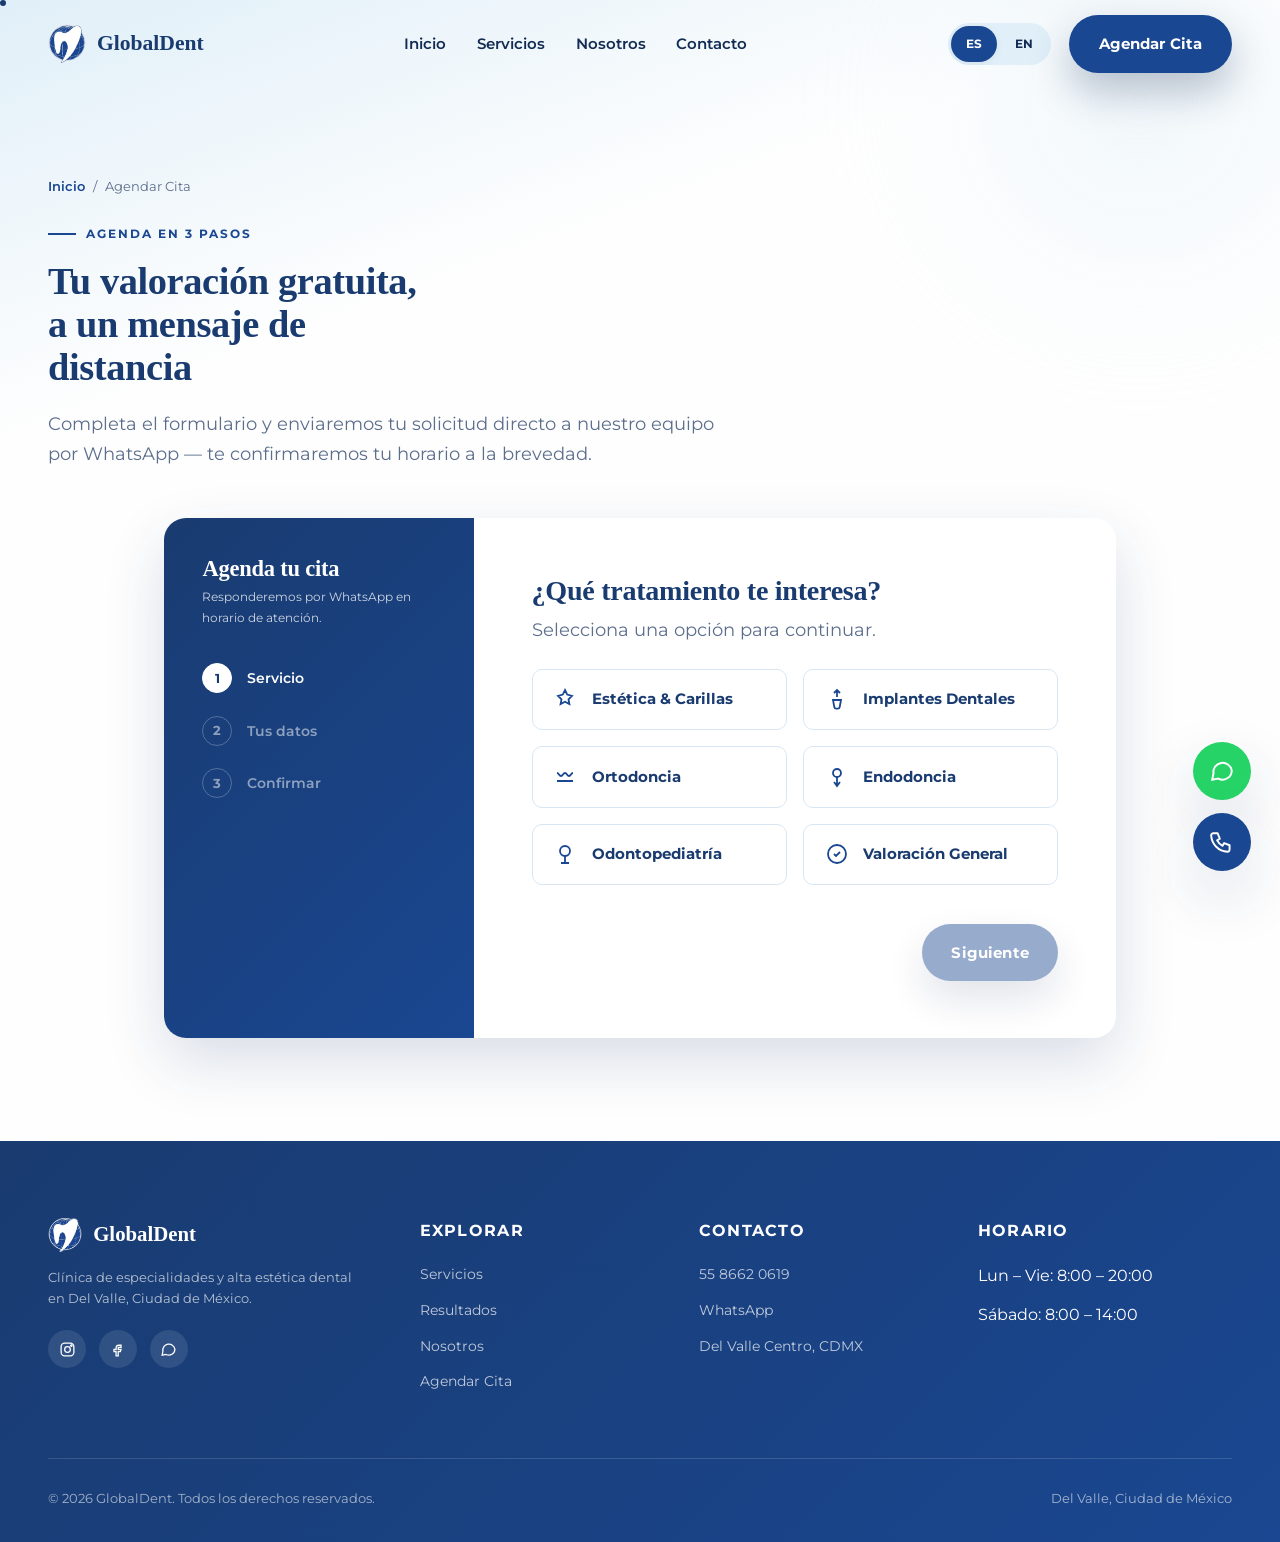
<file: agendar.html>
<!DOCTYPE html>
<html lang="es" class="no-js">
<head>
<meta charset="UTF-8">
<meta name="viewport" content="width=device-width, initial-scale=1, viewport-fit=cover">
<title>Agendar Cita | GlobalDent CDMX</title>
<meta name="description" content="Agenda tu valoración dental gratuita en GlobalDent, Del Valle CDMX. Elige tu especialidad y horario preferido en menos de 2 minutos.">
<link rel="canonical" href="https://www.globaldent.mx/agendar.html">
<meta property="og:type" content="website">
<meta property="og:site_name" content="GlobalDent">
<meta property="og:title" content="Agendar Cita | GlobalDent">
<meta property="og:description" content="Agenda tu valoración dental gratuita en minutos.">
<meta name="theme-color" content="#193B70">
<link rel="icon" href="assets/img/logo/favicon-32.png" sizes="32x32">
<link rel="apple-touch-icon" href="assets/img/logo/apple-touch-icon.png">
<link rel="preconnect" href="https://fonts.googleapis.com">
<link rel="preconnect" href="https://fonts.gstatic.com" crossorigin>
<link rel="stylesheet" href="css/style.css">
<script>(function(){try{document.documentElement.classList.add((localStorage.getItem("gd_lang")||"es")==="en"?"lang-en":"lang-es");}catch(e){}})();</script>
</head>
<body data-page="booking">
<div class="page-loader" aria-hidden="true">
  <svg class="loader-mark" viewBox="0 0 24 24" fill="currentColor"><path d="M12 2c-4.4 0-7.5 3.2-7.5 7.3 0 2.6.9 3.6 1.2 6 .2 1.8.6 3.9 1.8 5.4.5.7 1.5.7 2 0 .6-.8.9-2.3 1.3-3.6.4 1.3.7 2.8 1.3 3.6.5.7 1.5.7 2 0 1.2-1.5 1.6-3.6 1.8-5.4.3-2.4 1.2-3.4 1.2-6C19.5 5.2 16.4 2 12 2z"/></svg>
</div>
<a class="skip-link" href="#main">Saltar al contenido principal</a>

<header class="site-header">
  <div class="wrap">
    <a href="index.html" class="brand">
      <img src="assets/img/logo/logo-icon.png" alt="GlobalDent" width="38" height="38">
      <span>GlobalDent</span>
    </a>
    <nav class="nav-main" id="nav-main" aria-label="Navegación principal">
      <div class="lang-toggle only-mobile" role="group" aria-label="Idioma">
        <button type="button" data-lang="es" aria-pressed="true">ES</button>
        <button type="button" data-lang="en" aria-pressed="false">EN</button>
      </div>
      <a href="index.html" data-i18n="nav.home">Inicio</a>
      <a href="servicios.html" data-i18n="nav.services">Servicios</a>
      <a href="nosotros.html" data-i18n="nav.about">Nosotros</a>
      <a href="contacto.html" data-i18n="nav.location">Contacto</a>
      <a href="agendar.html" class="btn btn-primary" data-i18n="nav.book">Agendar Cita</a>
    </nav>
    <div class="header-actions">
      <div class="lang-toggle only-desktop" role="group" aria-label="Idioma">
        <button type="button" data-lang="es" aria-pressed="true">ES</button>
        <button type="button" data-lang="en" aria-pressed="false">EN</button>
      </div>
      <a href="agendar.html" class="btn btn-primary only-desktop" data-i18n="nav.book">Agendar Cita</a>
      <button class="nav-toggle" aria-label="Abrir menú" aria-expanded="false" aria-controls="nav-main"><span></span><span></span><span></span></button>
    </div>
  </div>
</header>

<main id="main">
  <section class="page-hero" style="padding-bottom:2rem;">
    <span class="hero-blob hero-blob-1" aria-hidden="true"></span>
    <div class="wrap">
      <div class="breadcrumb"><a href="index.html" data-i18n="nav.home">Inicio</a><span>/</span><span data-i18n="nav.book">Agendar Cita</span></div>
      <span class="eyebrow" data-i18n="booking.hero.eyebrow">Agenda en 3 pasos</span>
      <h1 data-i18n="booking.hero.title">Tu valoración gratuita, a un mensaje de distancia</h1>
      <p class="lede" data-i18n="booking.hero.lede">Completa el formulario y enviaremos tu solicitud directo a nuestro equipo por WhatsApp — te confirmaremos tu horario a la brevedad.</p>
    </div>
  </section>

  <section class="section" style="padding-top:1rem;">
    <div class="wrap-narrow">
      <form class="booking-shell" data-booking data-reveal>
        <aside class="booking-side">
          <h3 data-i18n="booking.side.title">Agenda tu cita</h3>
          <p data-i18n="booking.side.lede">Responderemos por WhatsApp en horario de atención.</p>
          <div class="booking-steps">
            <div class="booking-step-ind is-active"><span class="dot">1</span><span class="label" data-i18n="booking.step1">Servicio</span></div>
            <div class="booking-step-ind"><span class="dot">2</span><span class="label" data-i18n="booking.step3">Tus datos</span></div>
            <div class="booking-step-ind"><span class="dot">3</span><span class="label" data-i18n="booking.step4">Confirmar</span></div>
          </div>
        </aside>

        <div class="booking-main">

          <!-- STEP 1: SERVICE -->
          <div class="booking-panel is-active">
            <h3 class="mb-1" data-i18n="booking.p1.title">¿Qué tratamiento te interesa?</h3>
            <p class="lede mb-3" data-i18n="booking.p1.lede">Selecciona una opción para continuar.</p>
            <div class="option-grid" data-option-group="service">
              <div class="option-card" data-option data-value="estetica" data-label="home.services.s1.title" tabindex="0" role="button">
                <svg viewBox="0 0 24 24" fill="none" stroke="currentColor" stroke-width="1.8"><path d="M12 3l2.2 4.6L19 9l-3.5 3.4L16.4 17 12 14.7 7.6 17l.9-4.6L5 9l4.8-1.4z"/></svg>
                <div><div class="t" data-i18n="home.services.s1.title">Estética &amp; Carillas</div></div>
              </div>
              <div class="option-card" data-option data-value="implantes" data-label="home.services.s2.title" tabindex="0" role="button">
                <svg viewBox="0 0 24 24" fill="none" stroke="currentColor" stroke-width="1.8"><path d="M12 3v7M9 6l3-3 3 3M8 13h8l-1.3 7a2 2 0 0 1-2 1.6h-1.4a2 2 0 0 1-2-1.6z"/></svg>
                <div><div class="t" data-i18n="home.services.s2.title">Implantes Dentales</div></div>
              </div>
              <div class="option-card" data-option data-value="ortodoncia" data-label="home.services.s3.title" tabindex="0" role="button">
                <svg viewBox="0 0 24 24" fill="none" stroke="currentColor" stroke-width="1.8"><path d="M4 8c2 0 2 3 4 3s2-3 4-3 2 3 4 3 2-3 4-3M4 16h16"/></svg>
                <div><div class="t" data-i18n="home.services.s3.title">Ortodoncia</div></div>
              </div>
              <div class="option-card" data-option data-value="endodoncia" data-label="home.services.s4.title" tabindex="0" role="button">
                <svg viewBox="0 0 24 24" fill="none" stroke="currentColor" stroke-width="1.8"><circle cx="12" cy="8" r="4"/><path d="M12 12v9M9 17l3 4 3-4"/></svg>
                <div><div class="t" data-i18n="home.services.s4.title">Endodoncia</div></div>
              </div>
              <div class="option-card" data-option data-value="odontopediatria" data-label="home.services.s7.title" tabindex="0" role="button">
                <svg viewBox="0 0 24 24" fill="none" stroke="currentColor" stroke-width="1.8"><circle cx="12" cy="9" r="5"/><path d="M12 14v7M8 21h8"/></svg>
                <div><div class="t" data-i18n="home.services.s7.title">Odontopediatría</div></div>
              </div>
              <div class="option-card" data-option data-value="valoracion" data-label="booking.service.other" tabindex="0" role="button">
                <svg viewBox="0 0 24 24" fill="none" stroke="currentColor" stroke-width="1.8"><path d="M9 12l2 2 4-4"/><circle cx="12" cy="12" r="9"/></svg>
                <div><div class="t" data-i18n="booking.service.other">Valoración General</div></div>
              </div>
            </div>
            <div class="booking-actions">
              <span></span>
              <button type="button" class="btn btn-primary" data-next disabled data-i18n="booking.next">Siguiente</button>
            </div>
          </div>

          <!-- STEP 2: DETAILS -->
          <div class="booking-panel" data-validate>
            <h3 class="mb-1" data-i18n="booking.p3.title">Tus datos de contacto</h3>
            <p class="lede mb-3" data-i18n="booking.p3.lede">Usaremos esta información solo para confirmar tu cita.</p>
            <div class="grid g-2">
              <div class="field">
                <label for="bk-date" data-i18n="booking.field.date">Fecha preferida</label>
                <input type="date" id="bk-date" required>
                <span class="field-error" data-i18n="booking.field.required">Este campo es obligatorio.</span>
              </div>
              <div class="field">
                <label data-i18n="booking.field.time">Horario preferido</label>
                <div class="option-grid" data-option-group="time" style="gap:.6rem;">
                  <div class="option-card is-selected" data-option data-value="manana" data-label="booking.time.morning" tabindex="0" role="button" style="padding:.75rem 1rem;">
                    <div><div class="t" data-i18n="booking.time.morning">Mañana (8:00–14:00)</div></div>
                  </div>
                  <div class="option-card" data-option data-value="tarde" data-label="booking.time.afternoon" tabindex="0" role="button" style="padding:.75rem 1rem;">
                    <div><div class="t" data-i18n="booking.time.afternoon">Tarde (14:00–20:00)</div></div>
                  </div>
                </div>
              </div>
            </div>
            <div class="field">
              <label for="bk-name" data-i18n="booking.field.name">Nombre completo</label>
              <input type="text" id="bk-name" autocomplete="name" required>
              <span class="field-error" data-i18n="booking.field.required">Este campo es obligatorio.</span>
            </div>
            <div class="grid g-2">
              <div class="field">
                <label for="bk-phone" data-i18n="booking.field.phone">Teléfono / WhatsApp</label>
                <input type="tel" id="bk-phone" autocomplete="tel" required>
                <span class="field-error" data-i18n="booking.field.required">Este campo es obligatorio.</span>
              </div>
              <div class="field">
                <label for="bk-email" data-i18n="booking.field.email">Correo electrónico (opcional)</label>
                <input type="email" id="bk-email" autocomplete="email">
              </div>
            </div>
            <div class="field">
              <label for="bk-notes" data-i18n="booking.field.notes">Notas adicionales (opcional)</label>
              <textarea id="bk-notes"></textarea>
            </div>
            <div class="booking-actions">
              <button type="button" class="btn btn-outline" data-prev data-i18n="booking.prev">Atrás</button>
              <button type="button" class="btn btn-primary" data-next data-i18n="booking.next">Siguiente</button>
            </div>
          </div>

          <!-- STEP 3: SUMMARY -->
          <div class="booking-panel">
            <h3 class="mb-1" data-i18n="booking.p4.title">Confirma tu solicitud</h3>
            <p class="lede mb-3" data-i18n="booking.p4.lede">Revisa los datos antes de enviar tu solicitud por WhatsApp.</p>
            <div class="booking-summary" data-summary></div>
            <div class="check-row mb-3">
              <input type="checkbox" id="bk-consent">
              <label for="bk-consent" data-i18n="booking.consent">Acepto ser contactado por GlobalDent para confirmar mi cita.</label>
            </div>
            <div class="booking-actions">
              <button type="button" class="btn btn-outline" data-prev data-i18n="booking.prev">Atrás</button>
              <button type="button" class="btn btn-primary" data-confirm data-i18n="booking.confirm">
                Confirmar por WhatsApp
              </button>
            </div>
            <div class="center mt-3">
              <button type="button" class="btn-ghost" data-email-fallback data-i18n="booking.emailFallback">o enviar por correo electrónico</button>
            </div>
          </div>

          <!-- STEP 4: SUCCESS -->
          <div class="booking-panel">
            <div class="booking-success">
              <div class="check"><svg viewBox="0 0 24 24" fill="none" stroke="currentColor" stroke-width="2" stroke-linecap="round" stroke-linejoin="round"><path d="M5 13l4 4L19 7"/></svg></div>
              <h3 data-i18n="booking.success.title">¡Solicitud enviada!</h3>
              <p class="lede" style="margin-inline:auto" data-i18n="booking.success.lede">Se abrió WhatsApp con tu solicitud lista para enviar. Nuestro equipo confirmará tu cita a la brevedad.</p>
              <a href="index.html" class="btn btn-outline mt-4" data-i18n="booking.success.back">Volver al inicio</a>
            </div>
          </div>

        </div>
      </form>
    </div>
  </section>
</main>

<footer class="site-footer">
  <div class="wrap">
    <div class="footer-grid">
      <div>
        <div class="footer-brand"><img src="assets/img/logo/logo-icon.png" alt="" width="34" height="34"><span>GlobalDent</span></div>
        <p data-i18n="footer.about">Clínica de especialidades y alta estética dental en Del Valle, Ciudad de México.</p>
        <div class="footer-social">
          <a href="https://www.instagram.com/globaldent10/" target="_blank" rel="noopener" aria-label="Instagram"><svg viewBox="0 0 24 24" fill="none" stroke="currentColor" stroke-width="1.8"><rect x="3" y="3" width="18" height="18" rx="5"/><circle cx="12" cy="12" r="4"/><circle cx="17.5" cy="6.5" r="1"/></svg></a>
          <a href="https://www.facebook.com/GlobalDent10/" target="_blank" rel="noopener" aria-label="Facebook"><svg viewBox="0 0 24 24" fill="none" stroke="currentColor" stroke-width="1.8"><path d="M14 9h3V6h-3a4 4 0 0 0-4 4v2H7v3h3v6h3v-6h3l1-3h-4v-2a1 1 0 0 1 1-1z"/></svg></a>
          <a href="https://wa.me/525586620619" target="_blank" rel="noopener" aria-label="WhatsApp"><svg viewBox="0 0 24 24" fill="none" stroke="currentColor" stroke-width="1.8"><path d="M21 11.5a8.5 8.5 0 0 1-12.4 7.5L3 20l1.1-5.5A8.5 8.5 0 1 1 21 11.5z"/></svg></a>
        </div>
      </div>
      <div>
        <h5 data-i18n="footer.explore">Explorar</h5>
        <div class="footer-links">
          <a href="servicios.html" data-i18n="nav.services">Servicios</a>
          <a href="servicios.html#resultados" data-i18n="nav.results">Resultados</a>
          <a href="nosotros.html" data-i18n="nav.about">Nosotros</a>
          <a href="agendar.html" data-i18n="nav.book">Agendar Cita</a>
        </div>
      </div>
      <div>
        <h5 data-i18n="footer.contact">Contacto</h5>
        <div class="footer-links">
          <a href="tel:+525586620619">55 8662 0619</a>
          <a href="https://wa.me/525586620619" target="_blank" rel="noopener">WhatsApp</a>
          <a href="contacto.html" data-i18n="footer.address">Del Valle Centro, CDMX</a>
        </div>
      </div>
      <div>
        <h5 data-i18n="footer.hours">Horario</h5>
        <div class="footer-links">
          <span data-i18n="footer.hours1">Lun – Vie: 8:00 – 20:00</span>
          <span data-i18n="footer.hours2">Sábado: 8:00 – 14:00</span>
        </div>
      </div>
    </div>
    <div class="footer-bottom">
      <span>© <span data-year></span> GlobalDent. <span data-i18n="footer.rights">Todos los derechos reservados.</span></span>
      <span data-i18n="footer.madewith">Del Valle, Ciudad de México</span>
    </div>
  </div>
</footer>

<div class="float-stack">
  <a href="https://wa.me/525586620619" target="_blank" rel="noopener" class="float-btn float-whatsapp" aria-label="Escribir por WhatsApp"><svg viewBox="0 0 24 24" fill="none" stroke="currentColor" stroke-width="1.8"><path d="M21 11.5a8.5 8.5 0 0 1-12.4 7.5L3 20l1.1-5.5A8.5 8.5 0 1 1 21 11.5z"/></svg></a>
  <a href="tel:+525586620619" class="float-btn float-call" aria-label="Llamar a GlobalDent"><svg viewBox="0 0 24 24" fill="none" stroke="currentColor" stroke-width="1.8" stroke-linecap="round" stroke-linejoin="round"><path d="M4 4h4l2 5-2.5 1.5a11 11 0 0 0 5 5L14 13l5 2v4a2 2 0 0 1-2 2A16 16 0 0 1 2 6a2 2 0 0 1 2-2z"/></svg></a>
</div>

<script src="js/i18n.js" defer></script>
<script src="js/main.js" defer></script>
<script src="js/booking.js" defer></script>
<script src="js/cursor.js" defer></script>
</body>
</html>
</file>
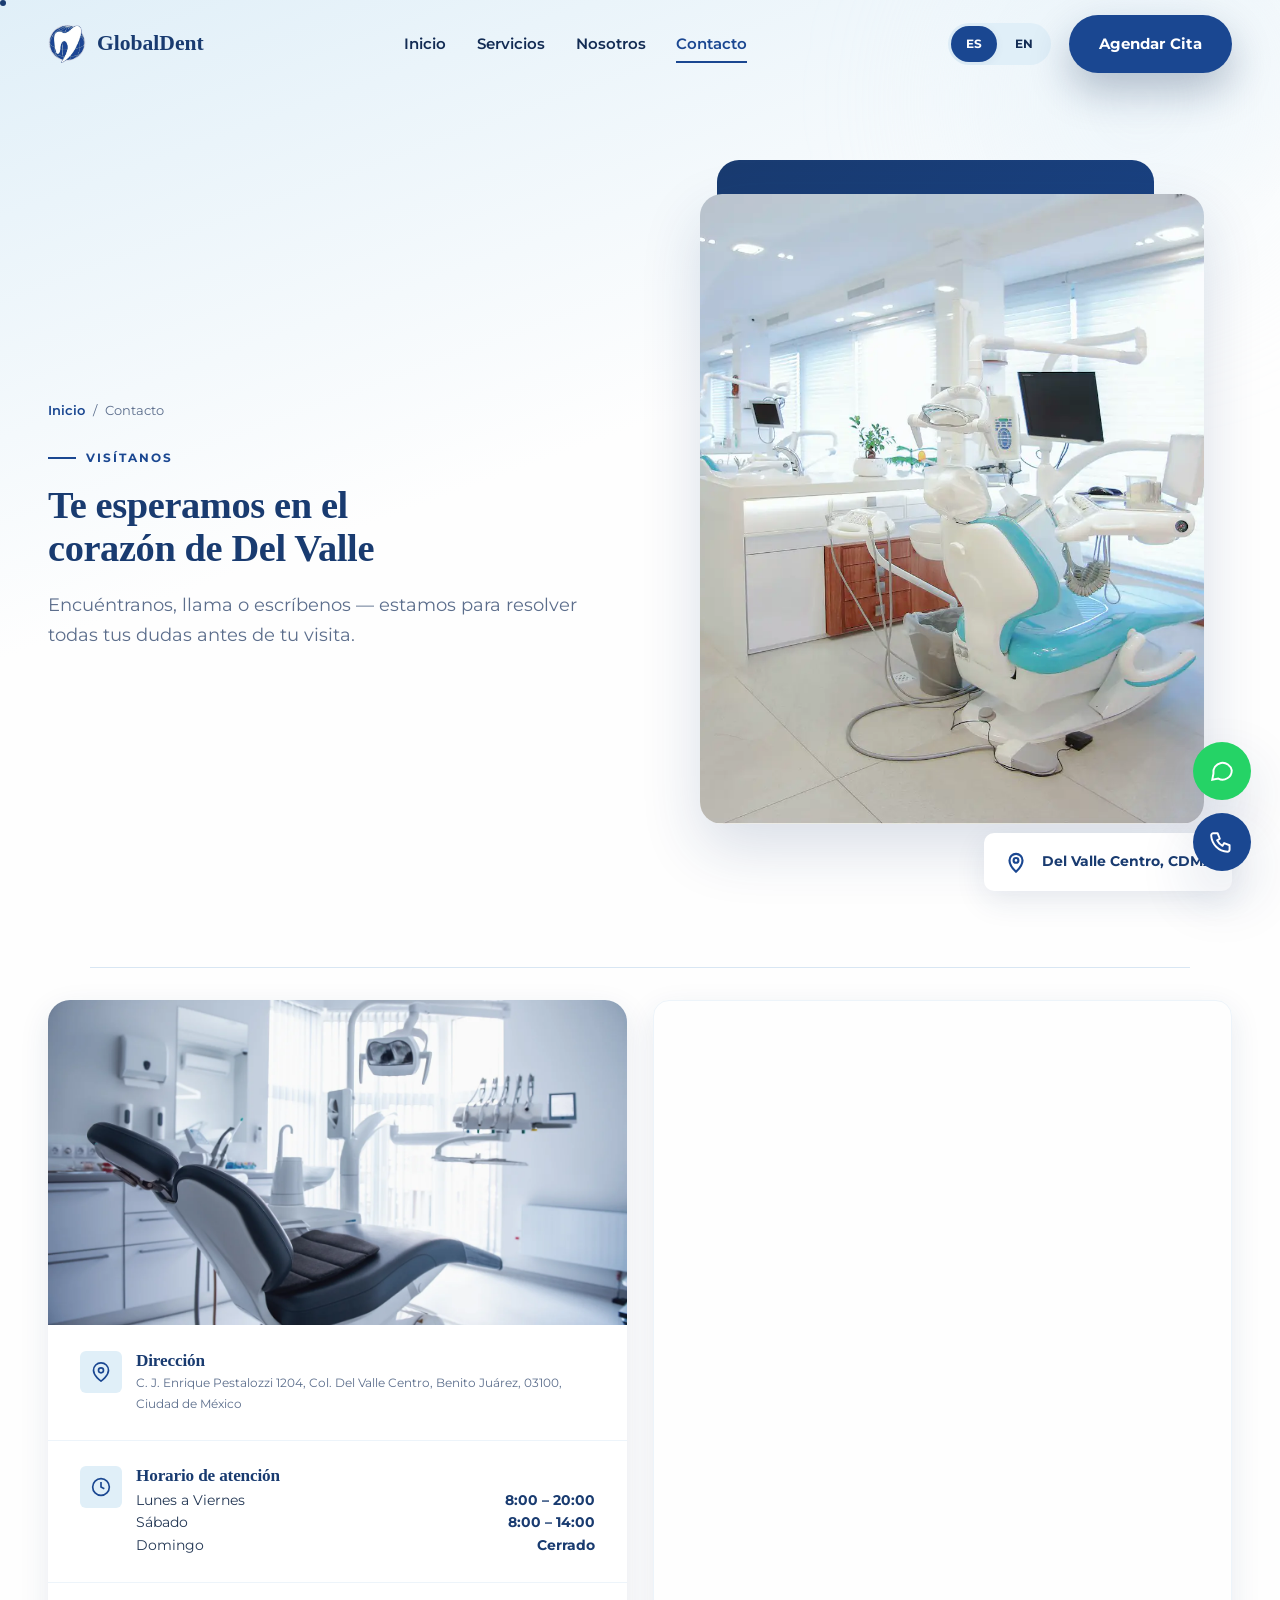
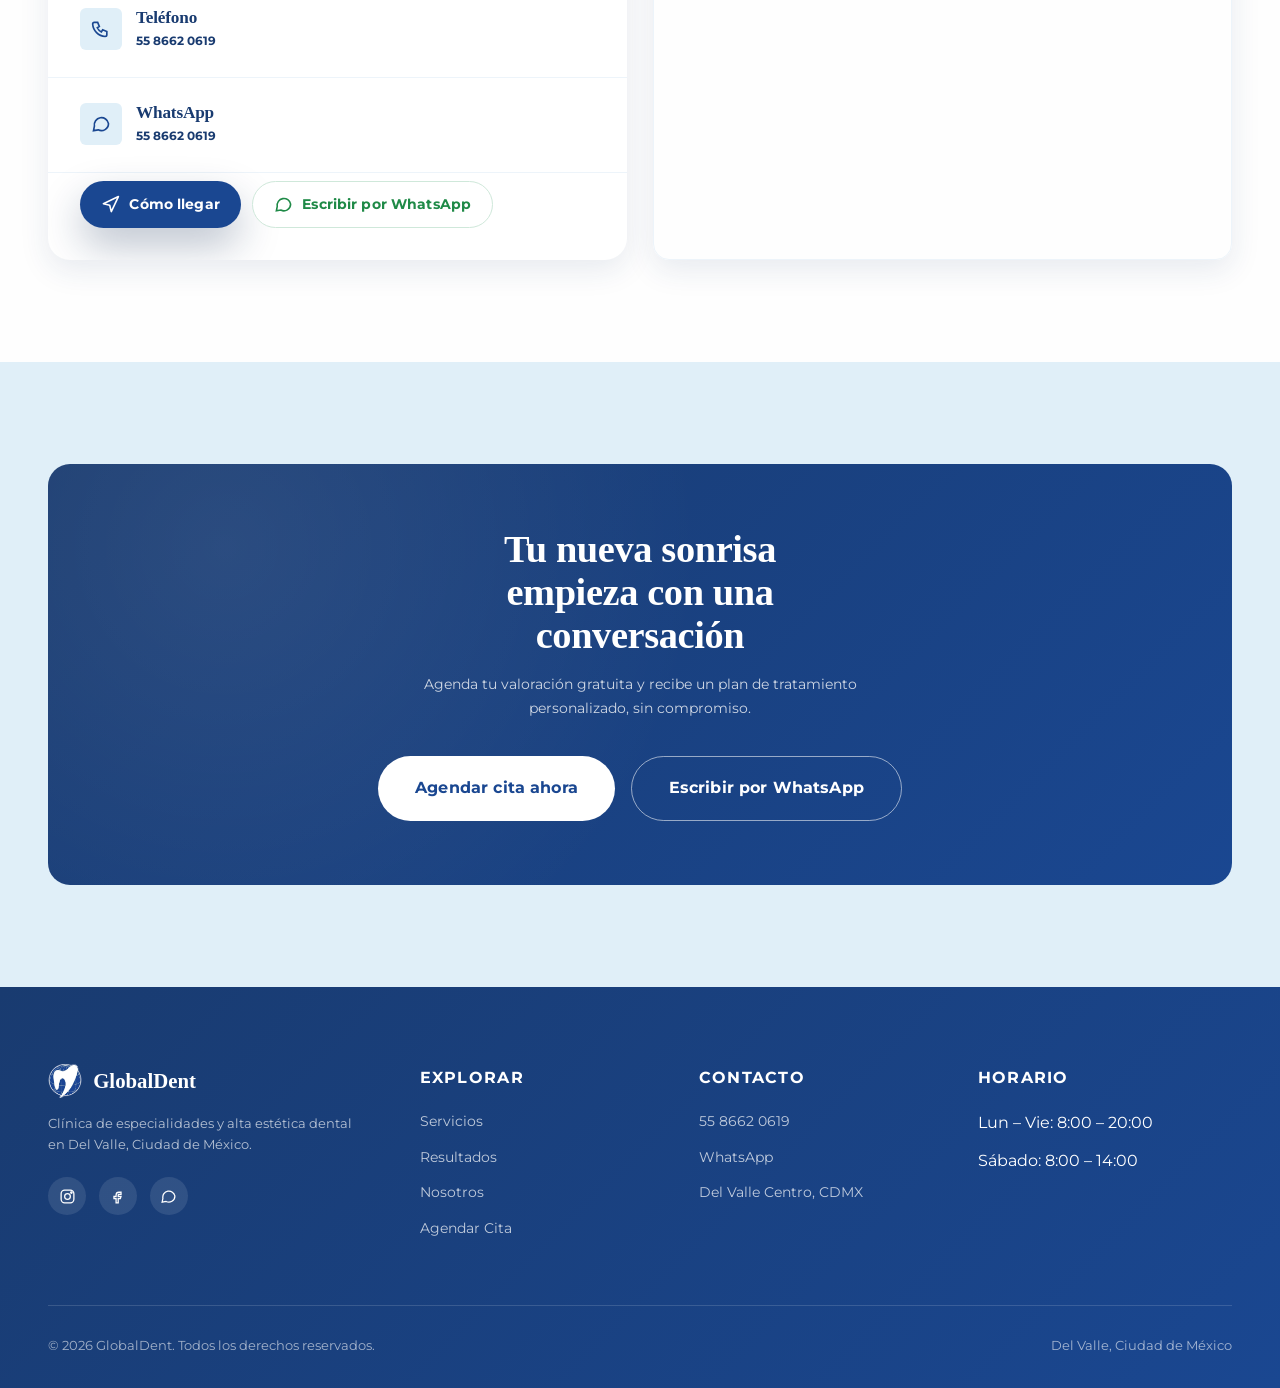
<file: contacto.html>
<!DOCTYPE html>
<html lang="es" class="no-js">
<head>
<meta charset="UTF-8">
<meta name="viewport" content="width=device-width, initial-scale=1, viewport-fit=cover">
<title>Contacto | GlobalDent — Del Valle, CDMX</title>
<meta name="description" content="Visítanos en C. J. Enrique Pestalozzi 1204, Col. Del Valle Centro, CDMX. Horarios, teléfono, WhatsApp y mapa de GlobalDent.">
<link rel="canonical" href="https://www.globaldent.mx/contacto.html">
<meta property="og:type" content="website">
<meta property="og:site_name" content="GlobalDent">
<meta property="og:title" content="Contacto | GlobalDent">
<meta property="og:description" content="Dirección, horarios y contacto de GlobalDent en Del Valle, CDMX.">
<meta property="og:image" content="https://www.globaldent.mx/assets/img/clinic/clinic-equipo-procedimiento.webp">
<meta name="theme-color" content="#193B70">
<link rel="icon" href="assets/img/logo/favicon-32.png" sizes="32x32">
<link rel="apple-touch-icon" href="assets/img/logo/apple-touch-icon.png">
<link rel="preconnect" href="https://fonts.googleapis.com">
<link rel="preconnect" href="https://fonts.gstatic.com" crossorigin>
<link rel="stylesheet" href="css/style.css">
<script>(function(){try{document.documentElement.classList.add((localStorage.getItem("gd_lang")||"es")==="en"?"lang-en":"lang-es");}catch(e){}})();</script>
</head>
<body data-page="location">
<div class="page-loader" aria-hidden="true">
  <svg class="loader-mark" viewBox="0 0 24 24" fill="currentColor"><path d="M12 2c-4.4 0-7.5 3.2-7.5 7.3 0 2.6.9 3.6 1.2 6 .2 1.8.6 3.9 1.8 5.4.5.7 1.5.7 2 0 .6-.8.9-2.3 1.3-3.6.4 1.3.7 2.8 1.3 3.6.5.7 1.5.7 2 0 1.2-1.5 1.6-3.6 1.8-5.4.3-2.4 1.2-3.4 1.2-6C19.5 5.2 16.4 2 12 2z"/></svg>
</div>
<a class="skip-link" href="#main">Saltar al contenido principal</a>

<header class="site-header">
  <div class="wrap">
    <a href="index.html" class="brand">
      <img src="assets/img/logo/logo-icon.png" alt="GlobalDent" width="38" height="38">
      <span>GlobalDent</span>
    </a>
    <nav class="nav-main" id="nav-main" aria-label="Navegación principal">
      <div class="lang-toggle only-mobile" role="group" aria-label="Idioma">
        <button type="button" data-lang="es" aria-pressed="true">ES</button>
        <button type="button" data-lang="en" aria-pressed="false">EN</button>
      </div>
      <a href="index.html" data-i18n="nav.home">Inicio</a>
      <a href="servicios.html" data-i18n="nav.services">Servicios</a>
      <a href="nosotros.html" data-i18n="nav.about">Nosotros</a>
      <a href="contacto.html" data-i18n="nav.location">Contacto</a>
      <a href="agendar.html" class="btn btn-primary" data-i18n="nav.book">Agendar Cita</a>
    </nav>
    <div class="header-actions">
      <div class="lang-toggle only-desktop" role="group" aria-label="Idioma">
        <button type="button" data-lang="es" aria-pressed="true">ES</button>
        <button type="button" data-lang="en" aria-pressed="false">EN</button>
      </div>
      <a href="agendar.html" class="btn btn-primary only-desktop" data-i18n="nav.book">Agendar Cita</a>
      <button class="nav-toggle" aria-label="Abrir menú" aria-expanded="false" aria-controls="nav-main"><span></span><span></span><span></span></button>
    </div>
  </div>
</header>

<main id="main">
  <section class="page-hero-v2">
    <span class="hero-blob hero-blob-1" aria-hidden="true"></span>
    <div class="wrap">
      <div class="ph-grid">
        <div class="ph-text" data-reveal-stagger>
          <div class="breadcrumb"><a href="index.html" data-i18n="nav.home">Inicio</a><span>/</span><span data-i18n="nav.location">Contacto</span></div>
          <span class="eyebrow" data-i18n="location.hero.eyebrow">Visítanos</span>
          <h1 data-i18n="location.hero.title">Te esperamos en el corazón de Del Valle</h1>
          <p class="lede" data-i18n="location.hero.lede">Encuéntranos, llama o escríbenos — estamos para resolver todas tus dudas antes de tu visita.</p>
        </div>
        <div class="ph-visual" data-reveal>
          <span class="ph-accent" aria-hidden="true"></span>
          <div class="ph-frame" data-reveal="image">
            <img src="assets/img/clinic/clinic-location-room.webp" alt="Consultorio GlobalDent" width="1400" height="1050">
          </div>
          <div class="hero-badge ph-badge">
            <svg viewBox="0 0 24 24" fill="none" stroke="currentColor" stroke-width="2" stroke-linecap="round" stroke-linejoin="round"><path d="M12 21s-6-5.7-6-10.5A6 6 0 0 1 18 10.5C18 15.3 12 21 12 21z"/><circle cx="12" cy="10.5" r="2.2"/></svg>
            <span data-i18n="location.hero.badge">Del Valle Centro, CDMX</span>
          </div>
        </div>
      </div>
    </div>
  </section>

  <section class="section" style="padding-top:2rem;">
    <div class="wrap">
      <div class="location-grid">
        <div class="location-card" data-reveal>
          <div class="location-photo">
            <img src="assets/img/clinic/clinic-consultorio-vacio.webp" alt="Consultorio de GlobalDent" loading="lazy" width="1400" height="934">
          </div>
          <div class="location-item">
            <span class="ic"><svg viewBox="0 0 24 24" fill="none" stroke="currentColor" stroke-width="2"><path d="M21 10c0 7-9 13-9 13s-9-6-9-13a9 9 0 0 1 18 0z"/><circle cx="12" cy="10" r="3"/></svg></span>
            <div>
              <h4 data-i18n="location.address.title">Dirección</h4>
              <p data-i18n="location.address.value">C. J. Enrique Pestalozzi 1204, Col. Del Valle Centro, Benito Juárez, 03100, Ciudad de México</p>
            </div>
          </div>
          <div class="location-item">
            <span class="ic"><svg viewBox="0 0 24 24" fill="none" stroke="currentColor" stroke-width="2"><circle cx="12" cy="12" r="10"/><path d="M12 6v6l4 2"/></svg></span>
            <div style="width:100%;">
              <h4 data-i18n="location.hours.title">Horario de atención</h4>
              <div class="hours-row"><span data-i18n="home.location.weekdays">Lunes a Viernes</span><strong>8:00 – 20:00</strong></div>
              <div class="hours-row"><span data-i18n="location.hours.sat">Sábado</span><strong>8:00 – 14:00</strong></div>
              <div class="hours-row"><span data-i18n="location.hours.sun">Domingo</span><strong data-i18n="location.hours.closed">Cerrado</strong></div>
            </div>
          </div>
          <div class="location-item">
            <span class="ic"><svg viewBox="0 0 24 24" fill="none" stroke="currentColor" stroke-width="2"><path d="M4 4h4l2 5-2.5 1.5a11 11 0 0 0 5 5L14 13l5 2v4a2 2 0 0 1-2 2A16 16 0 0 1 2 6a2 2 0 0 1 2-2z"/></svg></span>
            <div>
              <h4 data-i18n="location.phone.title">Teléfono</h4>
              <p><a href="tel:+525586620619" style="font-weight:700;color:var(--c-navy);">55 8662 0619</a></p>
            </div>
          </div>
          <div class="location-item">
            <span class="ic"><svg viewBox="0 0 24 24" fill="none" stroke="currentColor" stroke-width="2"><path d="M21 11.5a8.5 8.5 0 0 1-12.4 7.5L3 20l1.1-5.5A8.5 8.5 0 1 1 21 11.5z"/></svg></span>
            <div>
              <h4>WhatsApp</h4>
              <p><a href="https://wa.me/525586620619" target="_blank" rel="noopener" style="font-weight:700;color:var(--c-navy);">55 8662 0619</a></p>
            </div>
          </div>
          <div class="location-cta">
            <a class="btn btn-primary btn-sm" href="https://www.google.com/maps/place/GlobalDent/@19.3789954,-99.1612449,17z" target="_blank" rel="noopener">
              <svg viewBox="0 0 24 24" fill="none" stroke="currentColor" stroke-width="2" stroke-linecap="round" stroke-linejoin="round"><polygon points="3 11 22 2 13 21 11 13 3 11"/></svg>
              <span data-i18n="location.directions">Cómo llegar</span>
            </a>
            <a class="btn btn-whatsapp btn-sm" href="https://wa.me/525586620619" target="_blank" rel="noopener">
              <svg viewBox="0 0 24 24" fill="none" stroke="currentColor" stroke-width="2"><path d="M21 11.5a8.5 8.5 0 0 1-12.4 7.5L3 20l1.1-5.5A8.5 8.5 0 1 1 21 11.5z"/></svg>
              <span data-i18n="location.whatsapp.cta">Escribir por WhatsApp</span>
            </a>
          </div>
        </div>
        <div class="map-frame" data-reveal>
          <iframe src="https://www.google.com/maps?q=GlobalDent+Colonia+del+Valle+Centro+CDMX&output=embed" loading="lazy" referrerpolicy="no-referrer-when-downgrade" title="Mapa de ubicación de GlobalDent"></iframe>
        </div>
      </div>
    </div>
  </section>

  <section class="section section-pale">
    <div class="wrap">
      <div class="cta-band" data-reveal>
        <h2 data-i18n="home.cta.title">Tu nueva sonrisa empieza con una conversación</h2>
        <p data-i18n="home.cta.lede">Agenda tu valoración gratuita y recibe un plan de tratamiento personalizado, sin compromiso.</p>
        <div class="hero-cta-row">
          <a href="agendar.html" class="btn btn-white btn-lg" data-i18n="home.cta.btn1">Agendar cita ahora</a>
          <a href="https://wa.me/525586620619" target="_blank" rel="noopener" class="btn btn-outline-white btn-lg" data-i18n="home.cta.btn2">Escribir por WhatsApp</a>
        </div>
      </div>
    </div>
  </section>
</main>

<footer class="site-footer">
  <div class="wrap">
    <div class="footer-grid">
      <div>
        <div class="footer-brand"><img src="assets/img/logo/logo-icon.png" alt="" width="34" height="34"><span>GlobalDent</span></div>
        <p data-i18n="footer.about">Clínica de especialidades y alta estética dental en Del Valle, Ciudad de México.</p>
        <div class="footer-social">
          <a href="https://www.instagram.com/globaldent10/" target="_blank" rel="noopener" aria-label="Instagram"><svg viewBox="0 0 24 24" fill="none" stroke="currentColor" stroke-width="1.8"><rect x="3" y="3" width="18" height="18" rx="5"/><circle cx="12" cy="12" r="4"/><circle cx="17.5" cy="6.5" r="1"/></svg></a>
          <a href="https://www.facebook.com/GlobalDent10/" target="_blank" rel="noopener" aria-label="Facebook"><svg viewBox="0 0 24 24" fill="none" stroke="currentColor" stroke-width="1.8"><path d="M14 9h3V6h-3a4 4 0 0 0-4 4v2H7v3h3v6h3v-6h3l1-3h-4v-2a1 1 0 0 1 1-1z"/></svg></a>
          <a href="https://wa.me/525586620619" target="_blank" rel="noopener" aria-label="WhatsApp"><svg viewBox="0 0 24 24" fill="none" stroke="currentColor" stroke-width="1.8"><path d="M21 11.5a8.5 8.5 0 0 1-12.4 7.5L3 20l1.1-5.5A8.5 8.5 0 1 1 21 11.5z"/></svg></a>
        </div>
      </div>
      <div>
        <h5 data-i18n="footer.explore">Explorar</h5>
        <div class="footer-links">
          <a href="servicios.html" data-i18n="nav.services">Servicios</a>
          <a href="servicios.html#resultados" data-i18n="nav.results">Resultados</a>
          <a href="nosotros.html" data-i18n="nav.about">Nosotros</a>
          <a href="agendar.html" data-i18n="nav.book">Agendar Cita</a>
        </div>
      </div>
      <div>
        <h5 data-i18n="footer.contact">Contacto</h5>
        <div class="footer-links">
          <a href="tel:+525586620619">55 8662 0619</a>
          <a href="https://wa.me/525586620619" target="_blank" rel="noopener">WhatsApp</a>
          <a href="contacto.html" data-i18n="footer.address">Del Valle Centro, CDMX</a>
        </div>
      </div>
      <div>
        <h5 data-i18n="footer.hours">Horario</h5>
        <div class="footer-links">
          <span data-i18n="footer.hours1">Lun – Vie: 8:00 – 20:00</span>
          <span data-i18n="footer.hours2">Sábado: 8:00 – 14:00</span>
        </div>
      </div>
    </div>
    <div class="footer-bottom">
      <span>© <span data-year></span> GlobalDent. <span data-i18n="footer.rights">Todos los derechos reservados.</span></span>
      <span data-i18n="footer.madewith">Del Valle, Ciudad de México</span>
    </div>
  </div>
</footer>

<div class="float-stack">
  <a href="https://wa.me/525586620619" target="_blank" rel="noopener" class="float-btn float-whatsapp" aria-label="Escribir por WhatsApp"><svg viewBox="0 0 24 24" fill="none" stroke="currentColor" stroke-width="1.8"><path d="M21 11.5a8.5 8.5 0 0 1-12.4 7.5L3 20l1.1-5.5A8.5 8.5 0 1 1 21 11.5z"/></svg></a>
  <a href="tel:+525586620619" class="float-btn float-call" aria-label="Llamar a GlobalDent"><svg viewBox="0 0 24 24" fill="none" stroke="currentColor" stroke-width="1.8" stroke-linecap="round" stroke-linejoin="round"><path d="M4 4h4l2 5-2.5 1.5a11 11 0 0 0 5 5L14 13l5 2v4a2 2 0 0 1-2 2A16 16 0 0 1 2 6a2 2 0 0 1 2-2z"/></svg></a>
</div>

<script src="js/i18n.js" defer></script>
<script src="js/main.js" defer></script>
<script src="js/cursor.js" defer></script>
</body>
</html>
</file>
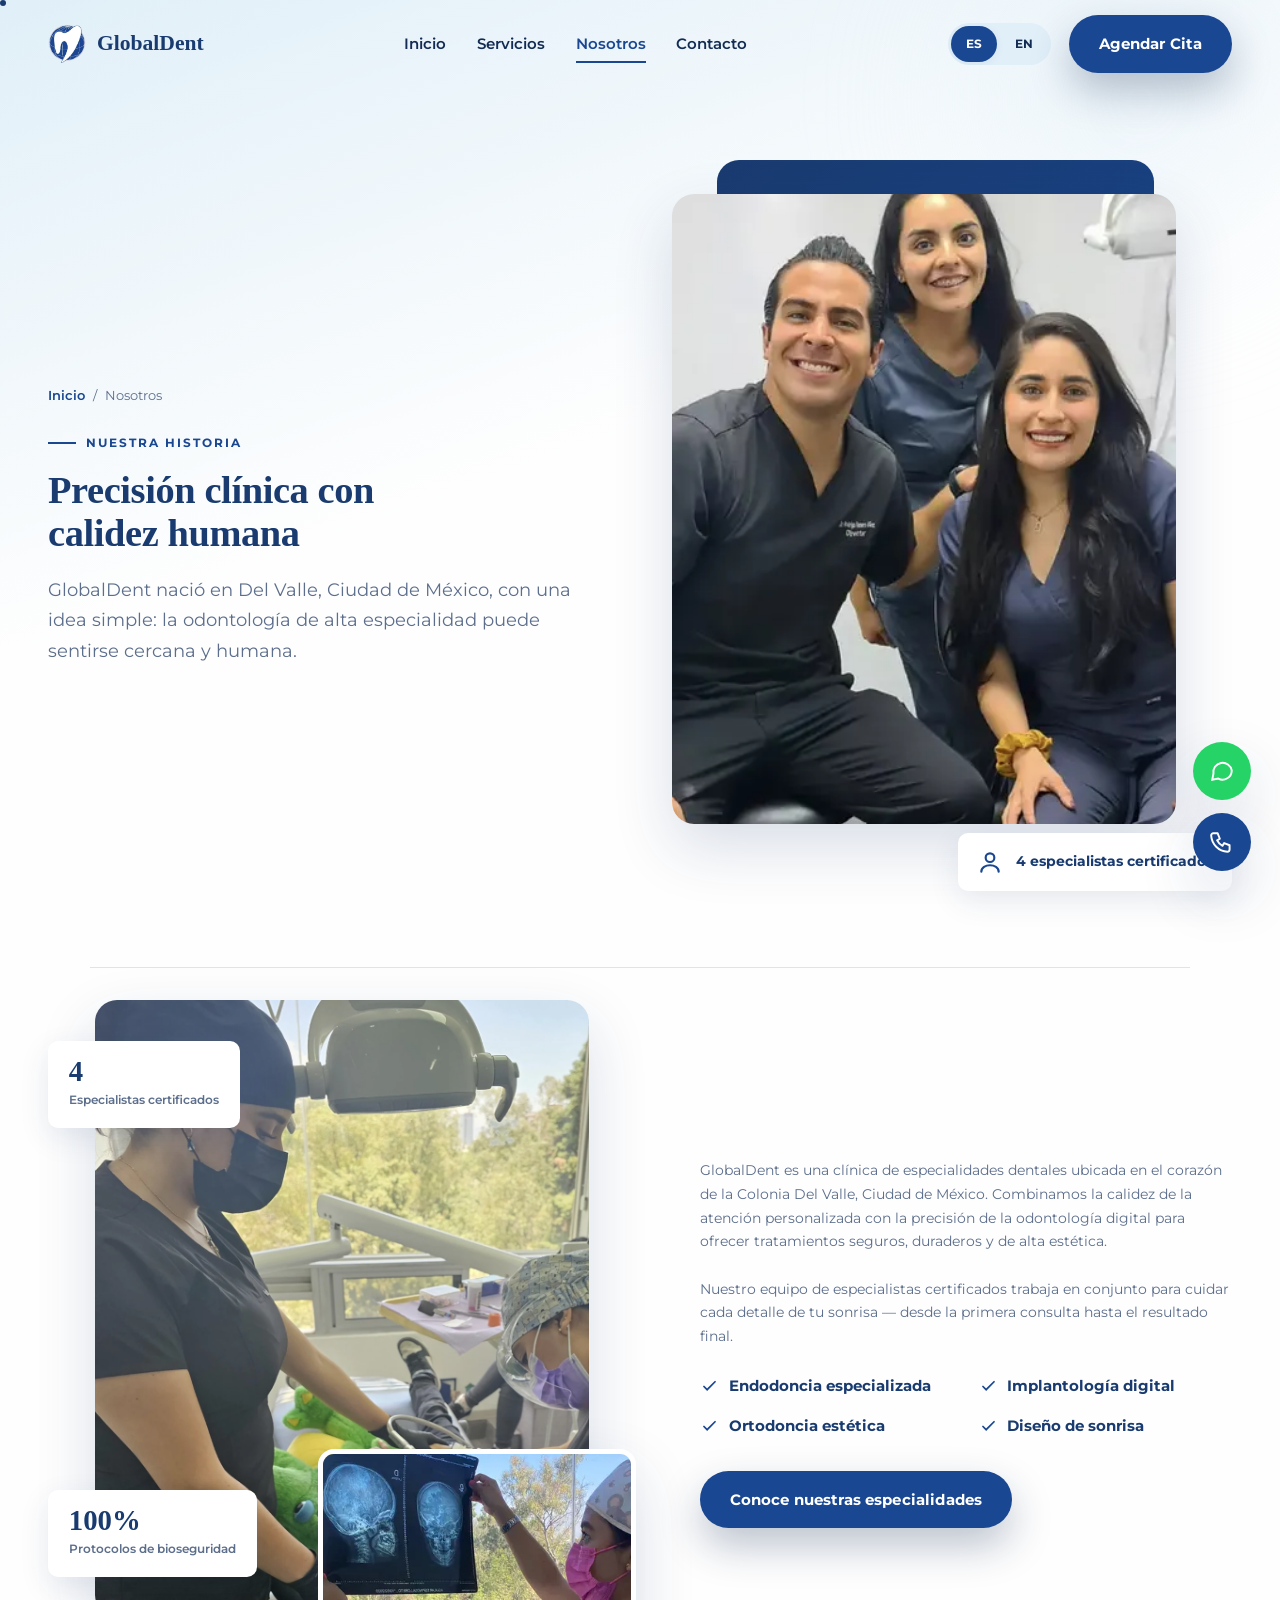
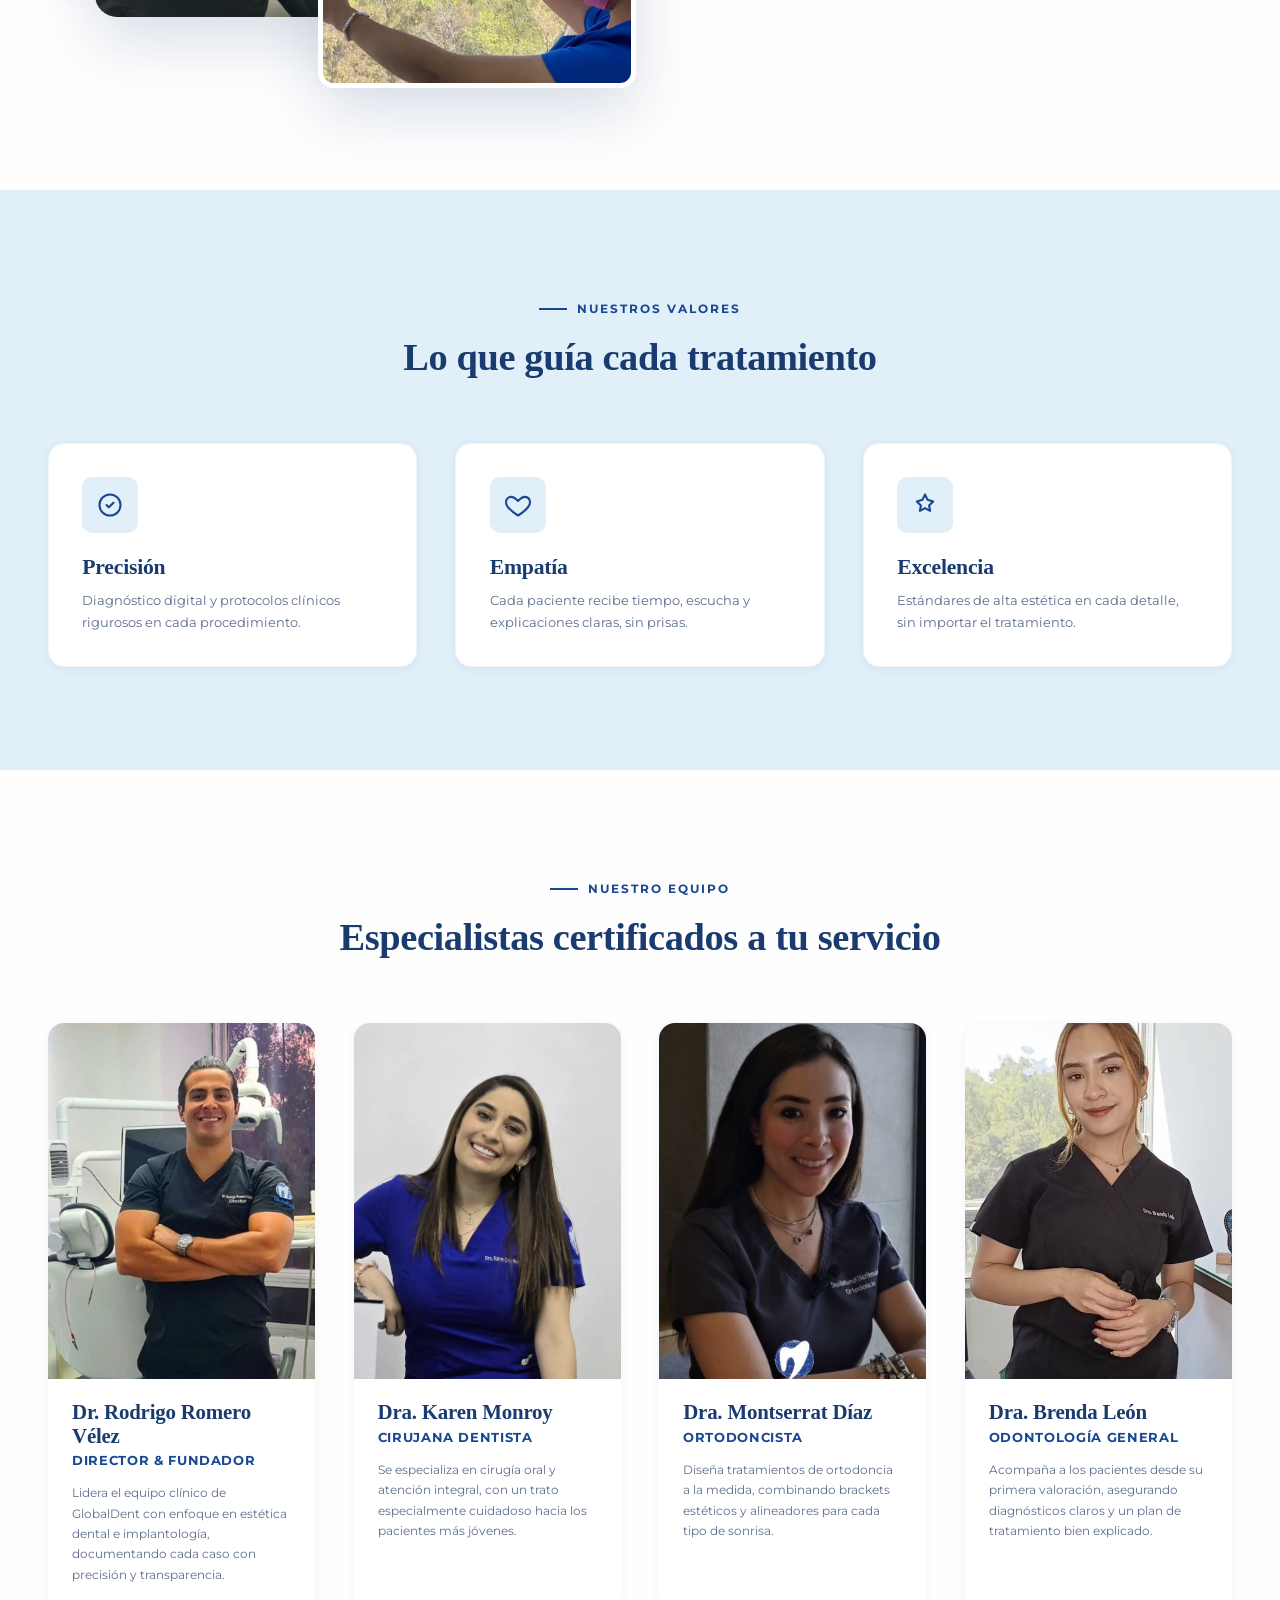
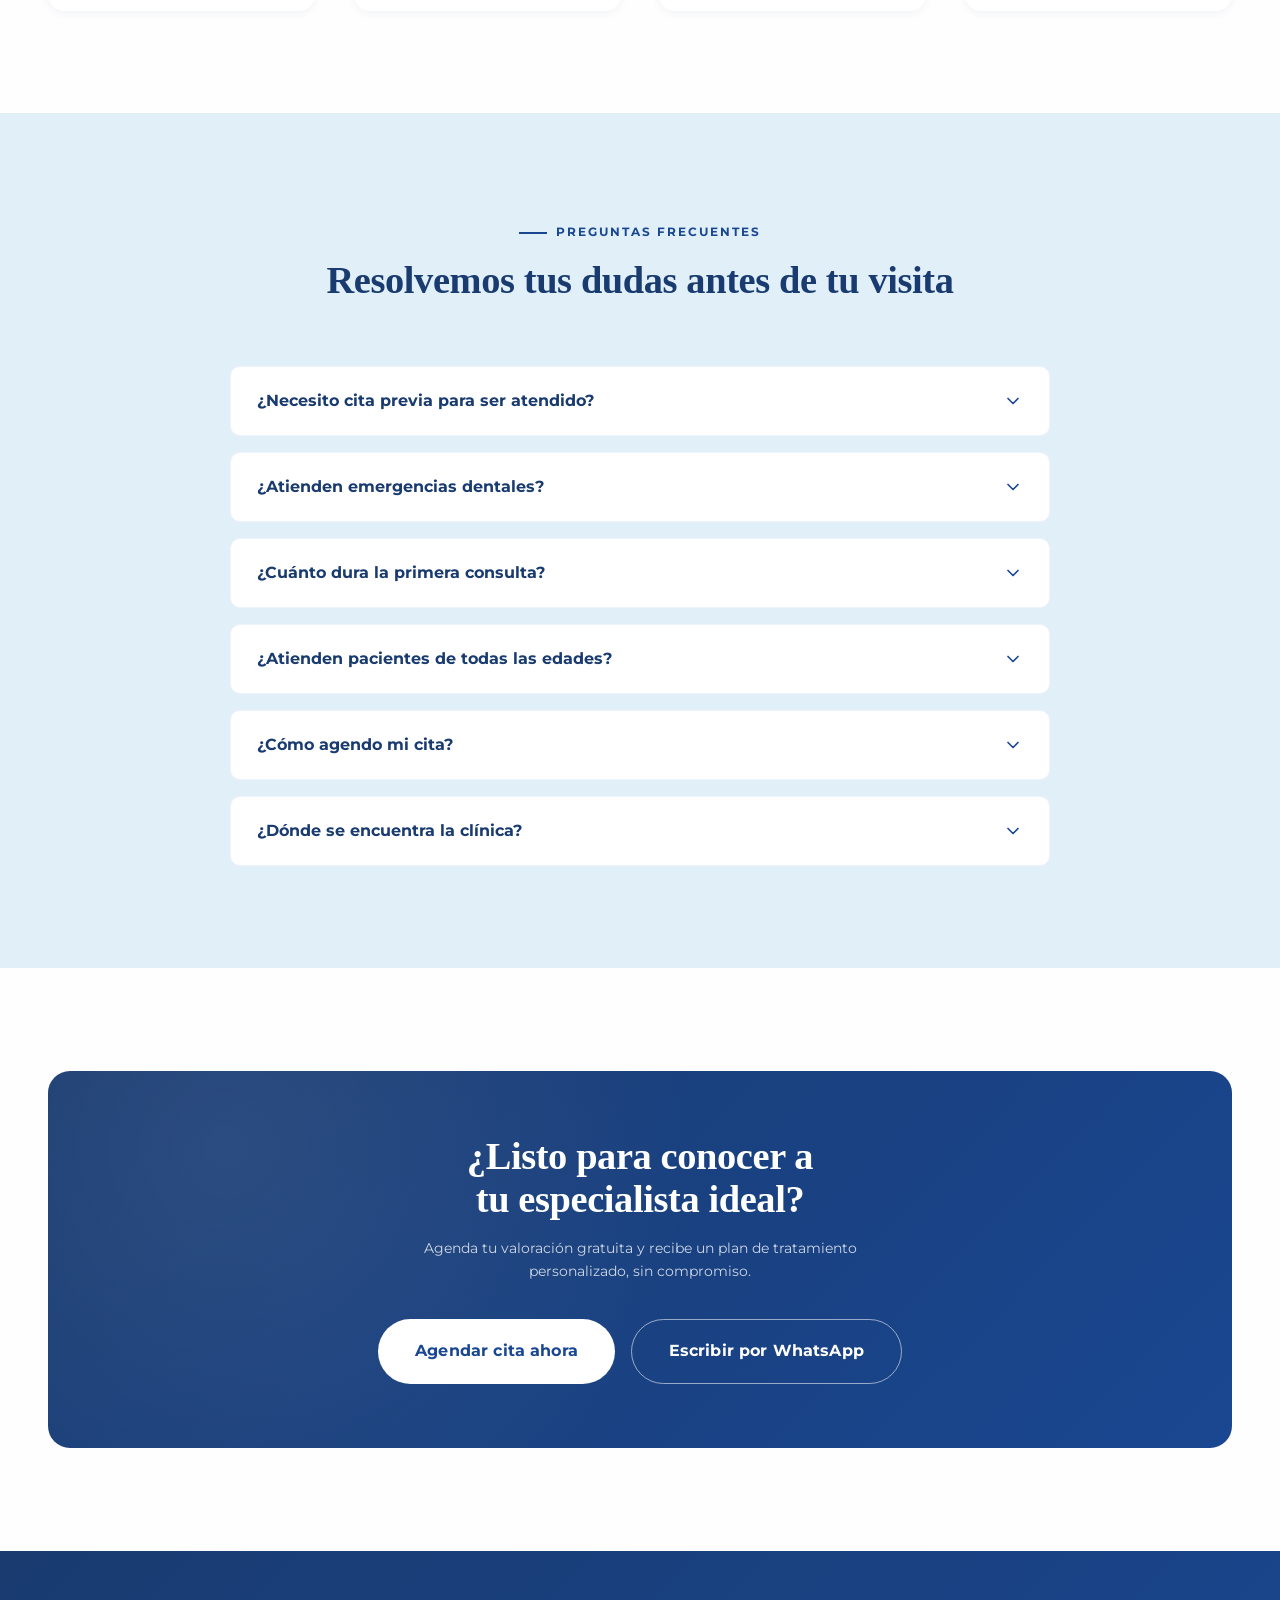
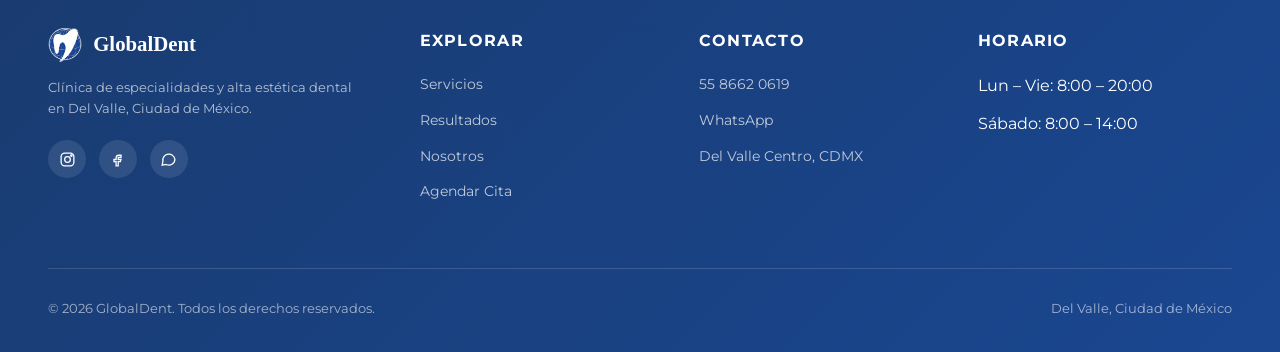
<file: nosotros.html>
<!DOCTYPE html>
<html lang="es" class="no-js">
<head>
<meta charset="UTF-8">
<meta name="viewport" content="width=device-width, initial-scale=1, viewport-fit=cover">
<title>Nosotros y Nuestro Equipo | GlobalDent CDMX</title>
<meta name="description" content="Conoce al equipo de especialistas de GlobalDent: Dr. Rodrigo Romero Vélez, Dra. Karen Monroy, Dra. Montserrat Díaz y Dra. Brenda León. Clínica en Del Valle, CDMX.">
<link rel="canonical" href="https://www.globaldent.mx/nosotros.html">
<meta property="og:type" content="website">
<meta property="og:site_name" content="GlobalDent">
<meta property="og:title" content="Nosotros | GlobalDent">
<meta property="og:description" content="Precisión clínica con calidez humana. Conoce a nuestro equipo de especialistas en Del Valle, CDMX.">
<meta property="og:image" content="https://www.globaldent.mx/assets/img/team/rodrigo.jpg">
<meta name="theme-color" content="#193B70">
<link rel="icon" href="assets/img/logo/favicon-32.png" sizes="32x32">
<link rel="apple-touch-icon" href="assets/img/logo/apple-touch-icon.png">
<link rel="preconnect" href="https://fonts.googleapis.com">
<link rel="preconnect" href="https://fonts.gstatic.com" crossorigin>
<link rel="stylesheet" href="css/style.css">
<script>(function(){try{document.documentElement.classList.add((localStorage.getItem("gd_lang")||"es")==="en"?"lang-en":"lang-es");}catch(e){}})();</script>
</head>
<body data-page="about">
<div class="page-loader" aria-hidden="true">
  <svg class="loader-mark" viewBox="0 0 24 24" fill="currentColor"><path d="M12 2c-4.4 0-7.5 3.2-7.5 7.3 0 2.6.9 3.6 1.2 6 .2 1.8.6 3.9 1.8 5.4.5.7 1.5.7 2 0 .6-.8.9-2.3 1.3-3.6.4 1.3.7 2.8 1.3 3.6.5.7 1.5.7 2 0 1.2-1.5 1.6-3.6 1.8-5.4.3-2.4 1.2-3.4 1.2-6C19.5 5.2 16.4 2 12 2z"/></svg>
</div>
<a class="skip-link" href="#main">Saltar al contenido principal</a>

<header class="site-header">
  <div class="wrap">
    <a href="index.html" class="brand">
      <img src="assets/img/logo/logo-icon.png" alt="GlobalDent" width="38" height="38">
      <span>GlobalDent</span>
    </a>
    <nav class="nav-main" id="nav-main" aria-label="Navegación principal">
      <div class="lang-toggle only-mobile" role="group" aria-label="Idioma">
        <button type="button" data-lang="es" aria-pressed="true">ES</button>
        <button type="button" data-lang="en" aria-pressed="false">EN</button>
      </div>
      <a href="index.html" data-i18n="nav.home">Inicio</a>
      <a href="servicios.html" data-i18n="nav.services">Servicios</a>
      <a href="nosotros.html" data-i18n="nav.about">Nosotros</a>
      <a href="contacto.html" data-i18n="nav.location">Contacto</a>
      <a href="agendar.html" class="btn btn-primary" data-i18n="nav.book">Agendar Cita</a>
    </nav>
    <div class="header-actions">
      <div class="lang-toggle only-desktop" role="group" aria-label="Idioma">
        <button type="button" data-lang="es" aria-pressed="true">ES</button>
        <button type="button" data-lang="en" aria-pressed="false">EN</button>
      </div>
      <a href="agendar.html" class="btn btn-primary only-desktop" data-i18n="nav.book">Agendar Cita</a>
      <button class="nav-toggle" aria-label="Abrir menú" aria-expanded="false" aria-controls="nav-main"><span></span><span></span><span></span></button>
    </div>
  </div>
</header>

<main id="main">
  <section class="page-hero-v2">
    <span class="hero-blob hero-blob-1" aria-hidden="true"></span>
    <div class="wrap">
      <div class="ph-grid">
        <div class="ph-text" data-reveal-stagger>
          <div class="breadcrumb"><a href="index.html" data-i18n="nav.home">Inicio</a><span>/</span><span data-i18n="nav.about">Nosotros</span></div>
          <span class="eyebrow" data-i18n="about.hero.eyebrow">Nuestra Historia</span>
          <h1 data-i18n="about.hero.title">Precisión clínica con calidez humana</h1>
          <p class="lede" data-i18n="about.hero.lede">GlobalDent nació en Del Valle, Ciudad de México, con una idea simple: la odontología de alta especialidad puede sentirse cercana y humana.</p>
        </div>
        <div class="ph-visual" data-reveal>
          <span class="ph-accent" aria-hidden="true"></span>
          <div class="ph-frame" data-reveal="image">
            <img src="assets/img/clinic/clinic-equipo-retrato.webp" alt="Equipo GlobalDent" width="800" height="1000">
          </div>
          <div class="hero-badge ph-badge">
            <svg viewBox="0 0 24 24" fill="none" stroke="currentColor" stroke-width="2" stroke-linecap="round" stroke-linejoin="round"><circle cx="12" cy="8" r="4"/><path d="M4 21c0-4 4-6 8-6s8 2 8 6"/></svg>
            <span data-i18n="about.hero.badge">4 especialistas certificados</span>
          </div>
        </div>
      </div>
    </div>
  </section>

  <!-- ============ STORY (badges + inset photo) ============ -->
  <section class="section" style="padding-top:2rem;">
    <div class="wrap">
      <div class="hero-grid" style="align-items:center;">
        <div class="about-photo-wrap" data-reveal>
          <div class="about-photo-main">
            <img src="assets/img/clinic/clinic-pediatria-equipo.webp" alt="Equipo GlobalDent atendiendo a un paciente pediátrico" loading="lazy">
          </div>
          <div class="about-badge about-badge-1">
            <b>4</b>
            <span data-i18n="about.story.stat1">Especialistas certificados</span>
          </div>
          <div class="about-badge about-badge-2">
            <b>100%</b>
            <span data-i18n="about.story.stat2">Protocolos de bioseguridad</span>
          </div>
          <div class="about-photo-inset">
            <img src="assets/img/clinic/clinic-diagnostico-rx.webp" alt="Diagnóstico digital GlobalDent" loading="lazy">
          </div>
        </div>
        <div data-reveal>
          <p class="mb-3" data-i18n="about.story.p1">GlobalDent es una clínica de especialidades dentales ubicada en el corazón de la Colonia Del Valle, Ciudad de México. Combinamos la calidez de la atención personalizada con la precisión de la odontología digital para ofrecer tratamientos seguros, duraderos y de alta estética.</p>
          <p class="mb-3" data-i18n="about.story.p2">Nuestro equipo de especialistas certificados trabaja en conjunto para cuidar cada detalle de tu sonrisa — desde la primera consulta hasta el resultado final.</p>
          <div class="about-checklist">
            <div class="about-check"><svg viewBox="0 0 24 24" fill="none" stroke="currentColor" stroke-width="2.2" stroke-linecap="round"><path d="M5 12l4 4L19 6"/></svg><span data-i18n="about.story.check1">Endodoncia especializada</span></div>
            <div class="about-check"><svg viewBox="0 0 24 24" fill="none" stroke="currentColor" stroke-width="2.2" stroke-linecap="round"><path d="M5 12l4 4L19 6"/></svg><span data-i18n="about.story.check2">Implantología digital</span></div>
            <div class="about-check"><svg viewBox="0 0 24 24" fill="none" stroke="currentColor" stroke-width="2.2" stroke-linecap="round"><path d="M5 12l4 4L19 6"/></svg><span data-i18n="about.story.check3">Ortodoncia estética</span></div>
            <div class="about-check"><svg viewBox="0 0 24 24" fill="none" stroke="currentColor" stroke-width="2.2" stroke-linecap="round"><path d="M5 12l4 4L19 6"/></svg><span data-i18n="about.story.check4">Diseño de sonrisa</span></div>
          </div>
          <a href="servicios.html" class="btn btn-primary" data-i18n="about.story.cta">
            Conoce nuestras especialidades
            <svg viewBox="0 0 24 24" fill="none" stroke="currentColor" stroke-width="2" stroke-linecap="round"><path d="M5 12h14M13 6l6 6-6 6"/></svg>
          </a>
        </div>
      </div>
    </div>
  </section>

  <section class="section section-pale">
    <div class="wrap">
      <div class="section-head center" data-reveal>
        <span class="eyebrow" style="justify-content:center" data-i18n="about.values.eyebrow">Nuestros Valores</span>
        <h2 data-i18n="about.values.title">Lo que guía cada tratamiento</h2>
      </div>
      <div class="grid g-3" data-reveal-stagger>
        <div class="card">
          <span class="card-icon"><svg viewBox="0 0 24 24" fill="none" stroke="currentColor" stroke-width="1.8" stroke-linecap="round" stroke-linejoin="round"><path d="M9 12l2 2 4-4"/><circle cx="12" cy="12" r="9"/></svg></span>
          <h3 data-i18n="about.values.v1.title">Precisión</h3>
          <p data-i18n="about.values.v1.desc">Diagnóstico digital y protocolos clínicos rigurosos en cada procedimiento.</p>
        </div>
        <div class="card">
          <span class="card-icon"><svg viewBox="0 0 24 24" fill="none" stroke="currentColor" stroke-width="1.8" stroke-linecap="round" stroke-linejoin="round"><path d="M12 21s-7-4.35-9.5-8.5C.6 8.6 2.6 5 6.2 5c2 0 3.3 1 5.8 3.5C14.5 6 15.8 5 17.8 5 21.4 5 23.4 8.6 21.5 12.5 19 16.65 12 21 12 21z"/></svg></span>
          <h3 data-i18n="about.values.v2.title">Empatía</h3>
          <p data-i18n="about.values.v2.desc">Cada paciente recibe tiempo, escucha y explicaciones claras, sin prisas.</p>
        </div>
        <div class="card">
          <span class="card-icon"><svg viewBox="0 0 24 24" fill="none" stroke="currentColor" stroke-width="1.8" stroke-linecap="round" stroke-linejoin="round"><path d="M12 3l2.2 4.6L19 9l-3.5 3.4L16.4 17 12 14.7 7.6 17l.9-4.6L5 9l4.8-1.4z"/></svg></span>
          <h3 data-i18n="about.values.v3.title">Excelencia</h3>
          <p data-i18n="about.values.v3.desc">Estándares de alta estética en cada detalle, sin importar el tratamiento.</p>
        </div>
      </div>
    </div>
  </section>

  <section class="section" id="equipo">
    <div class="wrap">
      <div class="section-head center" data-reveal>
        <span class="eyebrow" style="justify-content:center" data-i18n="about.team.eyebrow">Nuestro Equipo</span>
        <h2 data-i18n="about.team.title">Especialistas certificados a tu servicio</h2>
      </div>
      <div class="grid g-4 team-grid" data-reveal-stagger>
        <div class="team-card">
          <div class="team-photo"><img src="assets/img/team/rodrigo.jpg" alt="Dr. Rodrigo Romero Vélez" loading="lazy"></div>
          <div class="team-info">
            <h3>Dr. Rodrigo Romero Vélez</h3>
            <span class="team-role" data-i18n="about.team.t1.role">Director &amp; Fundador</span>
            <p data-i18n="about.team.t1.bio">Lidera el equipo clínico de GlobalDent con enfoque en estética dental e implantología, documentando cada caso con precisión y transparencia.</p>
          </div>
        </div>
        <div class="team-card">
          <div class="team-photo"><img src="assets/img/team/karen.jpg" alt="Dra. Karen Monroy" loading="lazy"></div>
          <div class="team-info">
            <h3>Dra. Karen Monroy</h3>
            <span class="team-role" data-i18n="about.team.t2.role">Cirujana Dentista</span>
            <p data-i18n="about.team.t2.bio">Se especializa en cirugía oral y atención integral, con un trato especialmente cuidadoso hacia los pacientes más jóvenes.</p>
          </div>
        </div>
        <div class="team-card">
          <div class="team-photo"><img src="assets/img/team/montserrat.jpg" alt="Dra. Montserrat Díaz" loading="lazy"></div>
          <div class="team-info">
            <h3>Dra. Montserrat Díaz</h3>
            <span class="team-role" data-i18n="about.team.t3.role">Ortodoncista</span>
            <p data-i18n="about.team.t3.bio">Diseña tratamientos de ortodoncia a la medida, combinando brackets estéticos y alineadores para cada tipo de sonrisa.</p>
          </div>
        </div>
        <div class="team-card">
          <div class="team-photo"><img src="assets/img/team/brenda.jpg" alt="Dra. Brenda León" loading="lazy"></div>
          <div class="team-info">
            <h3>Dra. Brenda León</h3>
            <span class="team-role" data-i18n="about.team.t4.role">Odontología General</span>
            <p data-i18n="about.team.t4.bio">Acompaña a los pacientes desde su primera valoración, asegurando diagnósticos claros y un plan de tratamiento bien explicado.</p>
          </div>
        </div>
      </div>
    </div>
  </section>

  <!-- ============ FAQ ============ -->
  <section class="section section-pale">
    <div class="wrap">
      <div class="section-head center" data-reveal>
        <span class="eyebrow" style="justify-content:center" data-i18n="about.faq.eyebrow">Preguntas Frecuentes</span>
        <h2 data-i18n="about.faq.title">Resolvemos tus dudas antes de tu visita</h2>
      </div>
      <div class="faq-list" data-reveal>
        <details class="faq-item">
          <summary><span data-i18n="about.faq.q1">¿Necesito cita previa para ser atendido?</span><svg class="chev" viewBox="0 0 24 24" fill="none" stroke="currentColor" stroke-width="2" stroke-linecap="round" stroke-linejoin="round"><path d="M6 9l6 6 6-6"/></svg></summary>
          <p class="faq-a" data-i18n="about.faq.a1">Sí, recomendamos agendar tu cita con anticipación para asegurar tu horario preferido. Puedes hacerlo en línea o por WhatsApp en cualquier momento.</p>
        </details>
        <details class="faq-item">
          <summary><span data-i18n="about.faq.q2">¿Atienden emergencias dentales?</span><svg class="chev" viewBox="0 0 24 24" fill="none" stroke="currentColor" stroke-width="2" stroke-linecap="round" stroke-linejoin="round"><path d="M6 9l6 6 6-6"/></svg></summary>
          <p class="faq-a" data-i18n="about.faq.a2">Contáctanos por teléfono o WhatsApp y haremos lo posible por darte una cita lo antes posible dentro de nuestro horario de atención.</p>
        </details>
        <details class="faq-item">
          <summary><span data-i18n="about.faq.q3">¿Cuánto dura la primera consulta?</span><svg class="chev" viewBox="0 0 24 24" fill="none" stroke="currentColor" stroke-width="2" stroke-linecap="round" stroke-linejoin="round"><path d="M6 9l6 6 6-6"/></svg></summary>
          <p class="faq-a" data-i18n="about.faq.a3">La valoración inicial suele durar entre 30 y 45 minutos. En ese tiempo evaluamos tu caso y te presentamos un plan de tratamiento personalizado.</p>
        </details>
        <details class="faq-item">
          <summary><span data-i18n="about.faq.q4">¿Atienden pacientes de todas las edades?</span><svg class="chev" viewBox="0 0 24 24" fill="none" stroke="currentColor" stroke-width="2" stroke-linecap="round" stroke-linejoin="round"><path d="M6 9l6 6 6-6"/></svg></summary>
          <p class="faq-a" data-i18n="about.faq.a4">Sí, contamos con odontopediatría para los más pequeños y especialidades para adultos, cubriendo a toda la familia.</p>
        </details>
        <details class="faq-item">
          <summary><span data-i18n="about.faq.q5">¿Cómo agendo mi cita?</span><svg class="chev" viewBox="0 0 24 24" fill="none" stroke="currentColor" stroke-width="2" stroke-linecap="round" stroke-linejoin="round"><path d="M6 9l6 6 6-6"/></svg></summary>
          <p class="faq-a" data-i18n="about.faq.a5">Puedes agendar directamente desde nuestro sitio, por WhatsApp o llamando al 55 8662 0619 — te confirmaremos tu horario a la brevedad.</p>
        </details>
        <details class="faq-item">
          <summary><span data-i18n="about.faq.q6">¿Dónde se encuentra la clínica?</span><svg class="chev" viewBox="0 0 24 24" fill="none" stroke="currentColor" stroke-width="2" stroke-linecap="round" stroke-linejoin="round"><path d="M6 9l6 6 6-6"/></svg></summary>
          <p class="faq-a" data-i18n="about.faq.a6">Estamos en Col. Del Valle Centro, Ciudad de México. Puedes ver la dirección completa y cómo llegar en nuestra página de Contacto.</p>
        </details>
      </div>
    </div>
  </section>

  <section class="section">
    <div class="wrap">
      <div class="cta-band" data-reveal>
        <h2 data-i18n="about.cta.title">¿Listo para conocer a tu especialista ideal?</h2>
        <p data-i18n="home.cta.lede">Agenda tu valoración gratuita y recibe un plan de tratamiento personalizado, sin compromiso.</p>
        <div class="hero-cta-row">
          <a href="agendar.html" class="btn btn-white btn-lg" data-i18n="home.cta.btn1">Agendar cita ahora</a>
          <a href="https://wa.me/525586620619" target="_blank" rel="noopener" class="btn btn-outline-white btn-lg" data-i18n="home.cta.btn2">Escribir por WhatsApp</a>
        </div>
      </div>
    </div>
  </section>
</main>

<footer class="site-footer">
  <div class="wrap">
    <div class="footer-grid">
      <div>
        <div class="footer-brand"><img src="assets/img/logo/logo-icon.png" alt="" width="34" height="34"><span>GlobalDent</span></div>
        <p data-i18n="footer.about">Clínica de especialidades y alta estética dental en Del Valle, Ciudad de México.</p>
        <div class="footer-social">
          <a href="https://www.instagram.com/globaldent10/" target="_blank" rel="noopener" aria-label="Instagram"><svg viewBox="0 0 24 24" fill="none" stroke="currentColor" stroke-width="1.8"><rect x="3" y="3" width="18" height="18" rx="5"/><circle cx="12" cy="12" r="4"/><circle cx="17.5" cy="6.5" r="1"/></svg></a>
          <a href="https://www.facebook.com/GlobalDent10/" target="_blank" rel="noopener" aria-label="Facebook"><svg viewBox="0 0 24 24" fill="none" stroke="currentColor" stroke-width="1.8"><path d="M14 9h3V6h-3a4 4 0 0 0-4 4v2H7v3h3v6h3v-6h3l1-3h-4v-2a1 1 0 0 1 1-1z"/></svg></a>
          <a href="https://wa.me/525586620619" target="_blank" rel="noopener" aria-label="WhatsApp"><svg viewBox="0 0 24 24" fill="none" stroke="currentColor" stroke-width="1.8"><path d="M21 11.5a8.5 8.5 0 0 1-12.4 7.5L3 20l1.1-5.5A8.5 8.5 0 1 1 21 11.5z"/></svg></a>
        </div>
      </div>
      <div>
        <h5 data-i18n="footer.explore">Explorar</h5>
        <div class="footer-links">
          <a href="servicios.html" data-i18n="nav.services">Servicios</a>
          <a href="servicios.html#resultados" data-i18n="nav.results">Resultados</a>
          <a href="nosotros.html" data-i18n="nav.about">Nosotros</a>
          <a href="agendar.html" data-i18n="nav.book">Agendar Cita</a>
        </div>
      </div>
      <div>
        <h5 data-i18n="footer.contact">Contacto</h5>
        <div class="footer-links">
          <a href="tel:+525586620619">55 8662 0619</a>
          <a href="https://wa.me/525586620619" target="_blank" rel="noopener">WhatsApp</a>
          <a href="contacto.html" data-i18n="footer.address">Del Valle Centro, CDMX</a>
        </div>
      </div>
      <div>
        <h5 data-i18n="footer.hours">Horario</h5>
        <div class="footer-links">
          <span data-i18n="footer.hours1">Lun – Vie: 8:00 – 20:00</span>
          <span data-i18n="footer.hours2">Sábado: 8:00 – 14:00</span>
        </div>
      </div>
    </div>
    <div class="footer-bottom">
      <span>© <span data-year></span> GlobalDent. <span data-i18n="footer.rights">Todos los derechos reservados.</span></span>
      <span data-i18n="footer.madewith">Del Valle, Ciudad de México</span>
    </div>
  </div>
</footer>

<div class="float-stack">
  <a href="https://wa.me/525586620619" target="_blank" rel="noopener" class="float-btn float-whatsapp" aria-label="Escribir por WhatsApp"><svg viewBox="0 0 24 24" fill="none" stroke="currentColor" stroke-width="1.8"><path d="M21 11.5a8.5 8.5 0 0 1-12.4 7.5L3 20l1.1-5.5A8.5 8.5 0 1 1 21 11.5z"/></svg></a>
  <a href="tel:+525586620619" class="float-btn float-call" aria-label="Llamar a GlobalDent"><svg viewBox="0 0 24 24" fill="none" stroke="currentColor" stroke-width="1.8" stroke-linecap="round" stroke-linejoin="round"><path d="M4 4h4l2 5-2.5 1.5a11 11 0 0 0 5 5L14 13l5 2v4a2 2 0 0 1-2 2A16 16 0 0 1 2 6a2 2 0 0 1 2-2z"/></svg></a>
</div>

<script src="js/i18n.js" defer></script>
<script src="js/main.js" defer></script>
<script src="js/cursor.js" defer></script>
</body>
</html>
</file>
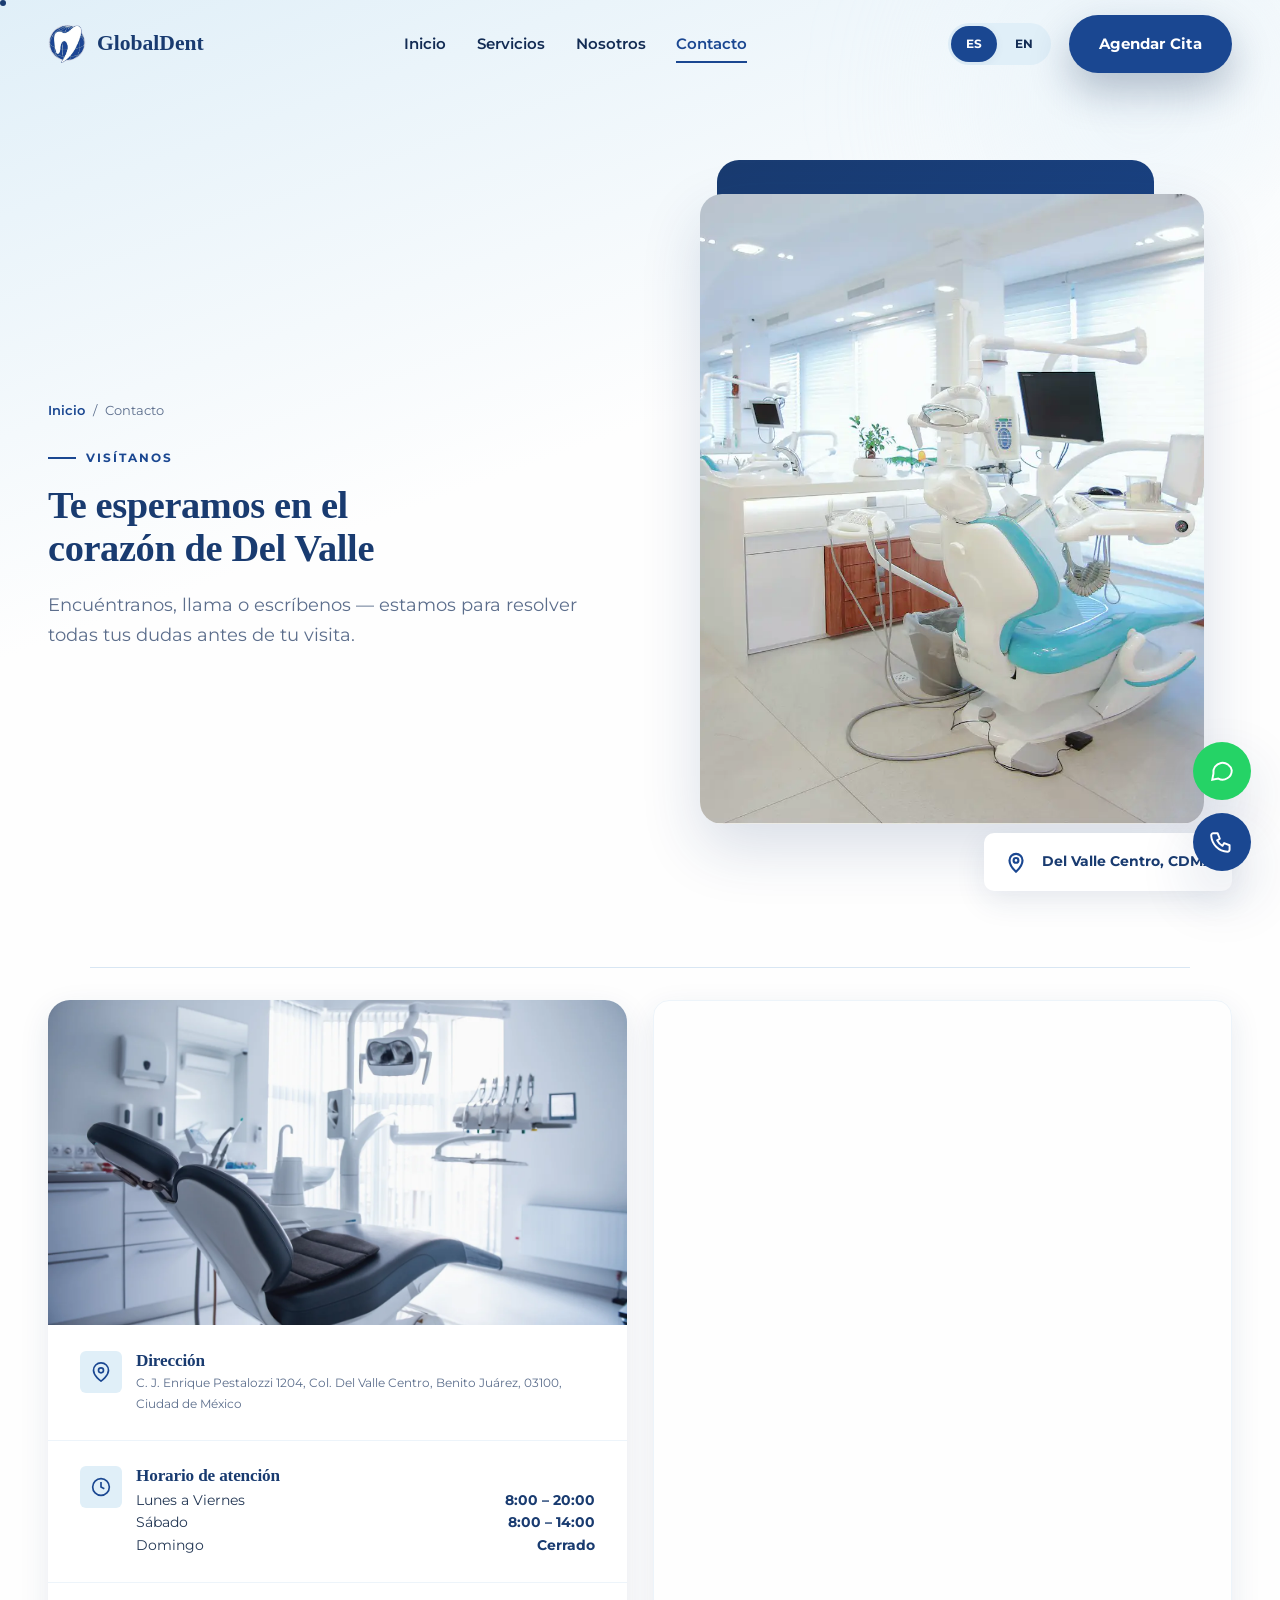
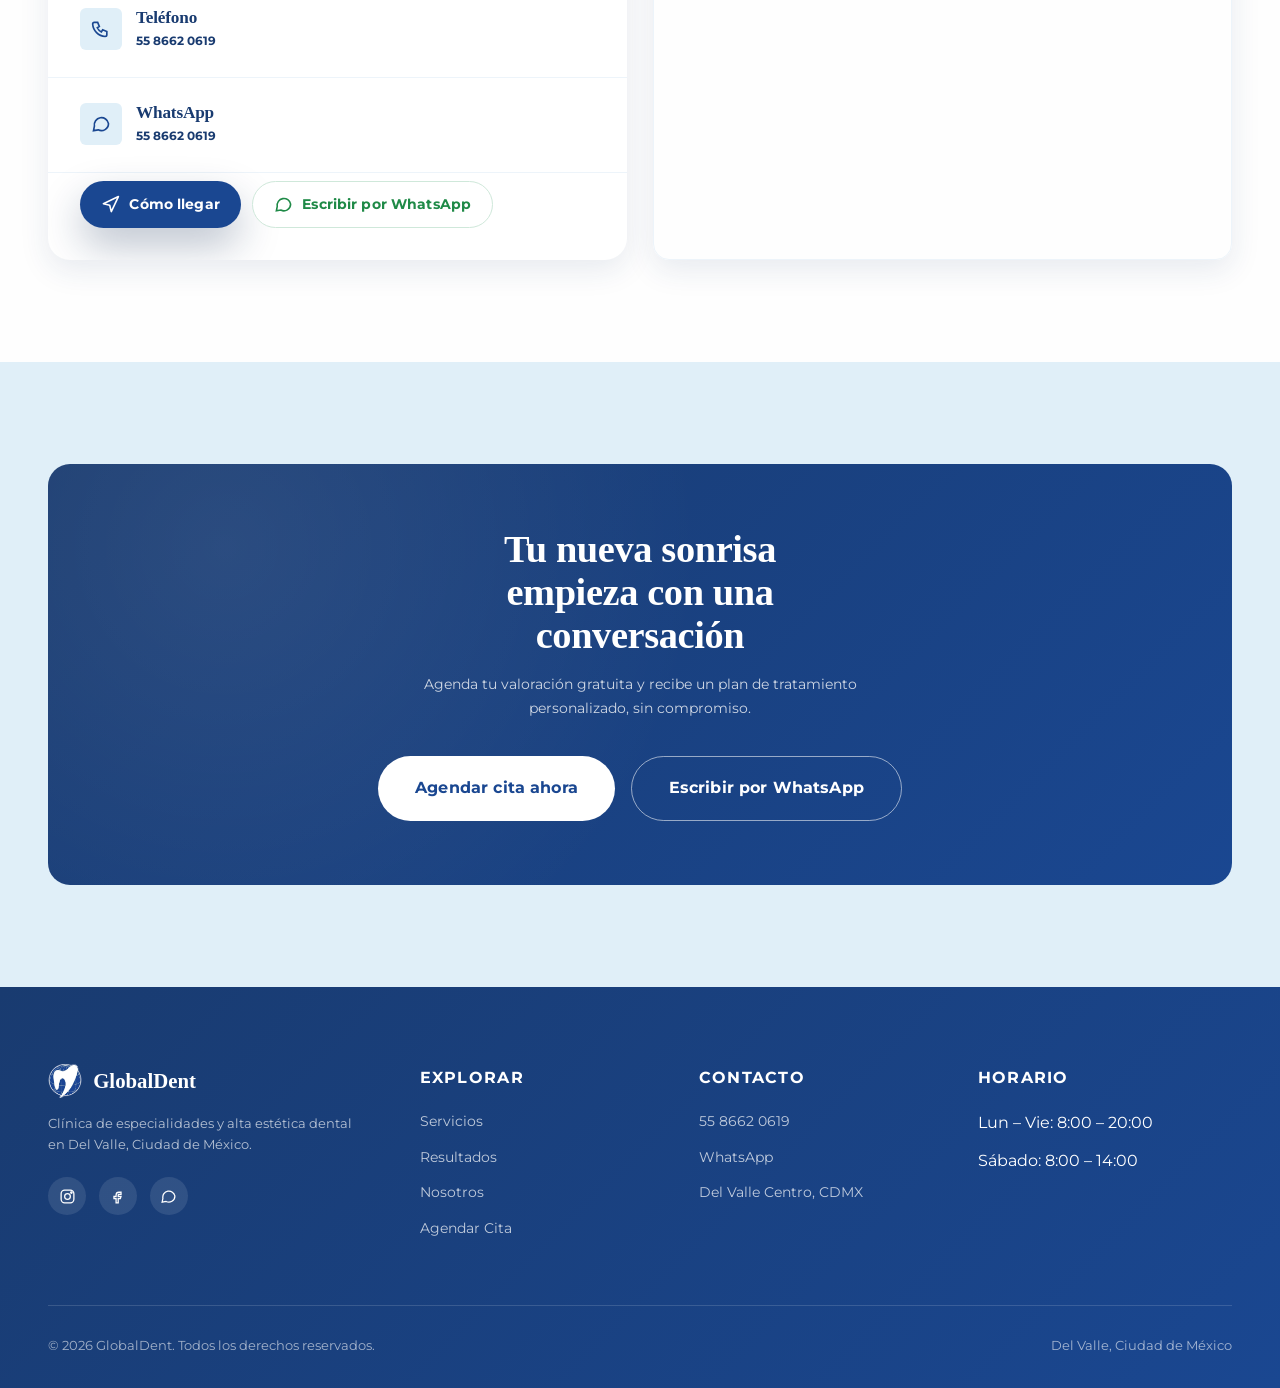
<file: ubicacion.html>
<!DOCTYPE html>
<html lang="es">
<head>
<meta charset="UTF-8">
<meta name="viewport" content="width=device-width, initial-scale=1, viewport-fit=cover">
<title>Contacto | GlobalDent</title>
<meta http-equiv="refresh" content="0; url=contacto.html">
<link rel="canonical" href="https://www.globaldent.mx/contacto.html">
<meta name="robots" content="noindex, follow">
</head>
<body>
<p>Esta página ahora es <a href="contacto.html">Contacto</a>.</p>
<script>window.location.replace("contacto.html");</script>
</body>
</html>
</file>
<file: css/style.css>
/* ==========================================================================
   GlobalDent — Design Tokens
   ========================================================================== */
@import url('https://fonts.googleapis.com/css2?family=Scoutie+Sans:ital,wght@0,400;0,500;0,600;0,700;0,800;1,500&family=Montserrat:ital,wght@0,300;0,400;0,500;0,600;0,700;1,400&display=swap');

:root{
  /* client palette */
  --c-bg:#FEFEFE;
  --c-white:#FFFFFF;
  --c-navy:#193B70;
  --c-blue:#1A4791;
  --c-pale:#E0EFF8;

  /* derived */
  --c-navy-ink:#132C54;
  --c-text:#233754;
  --c-muted:#5C6E8C;
  --c-line:#D8E6F3;
  --c-line-soft:#EDF4FA;
  --c-blue-dark:#123063;
  --c-blue-light:#3763AC;
  --c-focus:#2F6FE0;
  --c-success:#1F7A4D;

  --grad-hero: linear-gradient(160deg, #E0EFF8 0%, #FEFEFE 46%, #FEFEFE 100%);
  --grad-navy: linear-gradient(135deg, #193B70 0%, #1A4791 100%);
  --grad-line: linear-gradient(90deg, transparent, #1A4791, transparent);

  --font-head:'Scoutie Sans', 'Fraunces', Georgia, serif;
  --font-body:'Montserrat', -apple-system, BlinkMacSystemFont, 'Segoe UI', sans-serif;

  --radius-xs:4px;
  --radius-sm:6px;
  --radius-md:10px;
  --radius-lg:16px;
  --radius-xl:22px;

  --space-1:.5rem;
  --space-2:1rem;
  --space-3:1.5rem;
  --space-4:2rem;
  --space-5:3rem;
  --space-6:4rem;
  --space-7:6rem;
  --space-8:8rem;

  --shadow-sm:0 2px 10px rgba(25,59,112,.06);
  --shadow-md:0 10px 30px rgba(25,59,112,.10);
  --shadow-lg:0 24px 60px rgba(25,59,112,.16);
  --shadow-navy:0 18px 40px rgba(19,44,84,.28);

  --ease-out: cubic-bezier(.16,1,.3,1);
  --ease-in-out: cubic-bezier(.65,0,.35,1);
  --dur-fast:.2s;
  --dur-med:.45s;
  --dur-slow:.9s;

  --container:1280px;
  --header-h:88px;
}

/* ==========================================================================
   Reset
   ========================================================================== */
*,*::before,*::after{box-sizing:border-box;margin:0;padding:0;}
html{scroll-behavior:smooth; -webkit-text-size-adjust:100%;}
@media (prefers-reduced-motion: reduce){
  html{scroll-behavior:auto;}
  *,*::before,*::after{animation-duration:.001ms !important;animation-iteration-count:1 !important;transition-duration:.001ms !important;scroll-behavior:auto !important;}
}
body{
  font-family:var(--font-body);
  background:var(--c-bg);
  color:var(--c-text);
  line-height:1.65;
  font-size:16px;
  -webkit-font-smoothing:antialiased;
  overflow-x:hidden;
}
img,svg,video{display:block;max-width:100%;height:auto;}
a{color:inherit;text-decoration:none;}
button{font:inherit;color:inherit;background:none;border:none;cursor:pointer;}
ul,ol{list-style:none;}
input,textarea,select{font:inherit;color:inherit;}
h1,h2,h3,h4{font-family:var(--font-head);color:var(--c-navy);font-weight:700;line-height:1.12;letter-spacing:-.01em;}
::selection{background:var(--c-blue);color:#fff;}

:focus-visible{outline:2.5px solid var(--c-focus);outline-offset:3px;border-radius:var(--radius-xs);}
a:focus:not(:focus-visible),button:focus:not(:focus-visible){outline:none;}

.skip-link{
  position:absolute;top:-60px;left:1rem;background:var(--c-navy);color:#fff;
  padding:.85rem 1.4rem;border-radius:var(--radius-sm);z-index:9999;transition:top var(--dur-fast);
  font-weight:600;
}
.skip-link:focus{top:1rem;}

/* ==========================================================================
   Layout utilities
   ========================================================================== */
.wrap{max-width:var(--container);margin-inline:auto;padding-inline:clamp(1.25rem,4vw,3rem);}
.wrap-narrow{max-width:1080px;margin-inline:auto;padding-inline:clamp(1.5rem,5vw,4rem);}
section{position:relative;}
.section{padding-block:clamp(4rem,8vw,7rem);}
.section-tight{padding-block:clamp(2.5rem,5vw,4rem);}
.section-pale{background:var(--c-pale);}
.section-navy{background:var(--grad-navy);color:#fff;}
.section-navy h2,.section-navy h3{color:#fff;}
.grid{display:grid;gap:clamp(1.5rem,3vw,2.5rem);}
.g-2{grid-template-columns:repeat(2,1fr);}
.g-3{grid-template-columns:repeat(3,1fr);}
.g-4{grid-template-columns:repeat(4,1fr);}
@media (max-width:980px){.g-3{grid-template-columns:repeat(2,1fr);} .g-4{grid-template-columns:repeat(2,1fr);}}
@media (max-width:640px){.g-2,.g-3,.g-4{grid-template-columns:1fr;}}
@media (max-width:640px){.team-grid{grid-template-columns:repeat(2,1fr);gap:.9rem;}}
.flex{display:flex;align-items:center;}

/* ==========================================================================
   Results teaser (hero-08 style: image cards with overlaid title + CTA)
   ========================================================================== */
.rt2-header{display:grid;grid-template-columns:1fr;gap:1.6rem;align-items:end;margin-bottom:clamp(2.2rem,5vw,3rem);}
@media (min-width:900px){.rt2-header{grid-template-columns:1.1fr .9fr;}}
.rt2-title{margin-top:.4rem;}
.rt2-header-side{display:flex;flex-direction:column;gap:.8rem;align-items:flex-start;}
.rt2-desc{max-width:42ch;}
.rt2-social{font-size:.78rem;color:var(--c-muted);font-weight:600;}
.rt2-grid{display:grid;grid-template-columns:1fr;gap:1.2rem;}
@media (min-width:640px){.rt2-grid{grid-template-columns:1fr 1fr;gap:1.6rem;}}
.rt2-card{
  position:relative;display:block;overflow:hidden;border-radius:var(--radius-lg);aspect-ratio:16/11;
  box-shadow:var(--shadow-md);
}
.rt2-card img{position:absolute;inset:0;width:100%;height:100%;object-fit:cover;transition:transform .7s var(--ease-out);}
.rt2-card:hover img{transform:scale(1.06);}
.rt2-card-overlay{
  position:absolute;inset:0;
  background:linear-gradient(0deg, rgba(9,20,43,.88) 0%, rgba(9,20,43,.4) 45%, rgba(9,20,43,.05) 72%);
}
.rt2-card-body{position:relative;z-index:1;display:flex;flex-direction:column;align-items:flex-start;height:100%;justify-content:flex-end;padding:1.5rem;}
.rt2-card-title{color:#fff;margin-bottom:.15rem;font-size:calc(1.3rem + 2.5px);}
.rt2-card-subtitle{color:rgba(255,255,255,.8);font-size:.85rem;}
@media (max-width:639px){
  .rt2-grid{grid-template-columns:1fr 1fr;gap:.8rem;}
  .rt2-card{aspect-ratio:3/4;border-radius:var(--radius-md);}
  .rt2-card-body{padding:.8rem;}
  .rt2-card-title{font-size:.98rem;margin-bottom:.1rem;}
  .rt2-card-subtitle{font-size:.72rem;}
}
.flex-between{display:flex;align-items:center;justify-content:space-between;}
.flex-col{display:flex;flex-direction:column;}
.center{text-align:center;}
.gap-1{gap:.5rem;} .gap-2{gap:1rem;} .gap-3{gap:1.5rem;} .gap-4{gap:2rem;}
.mt-1{margin-top:.5rem;} .mt-2{margin-top:1rem;} .mt-3{margin-top:1.5rem;} .mt-4{margin-top:2rem;} .mt-5{margin-top:3rem;}
.mb-1{margin-bottom:.5rem;} .mb-2{margin-bottom:1rem;} .mb-3{margin-bottom:1.5rem;} .mb-4{margin-bottom:2rem;} .mb-5{margin-bottom:3rem;}
.only-mobile{display:none !important;}
.only-desktop{display:block !important;}
@media (max-width:900px){.only-mobile{display:block !important;} .only-desktop{display:none !important;}}
.sr-only{position:absolute;width:1px;height:1px;padding:0;margin:-1px;overflow:hidden;clip:rect(0,0,0,0);white-space:nowrap;border:0;}

/* ==========================================================================
   Typography
   ========================================================================== */
.eyebrow{
  font-family:var(--font-body);font-weight:700;font-size:.78rem;letter-spacing:.16em;text-transform:uppercase;
  color:var(--c-blue);display:inline-flex;align-items:center;gap:.6rem;margin-bottom:1rem;
}
.eyebrow::before{content:"";width:28px;height:2px;background:var(--c-blue);display:inline-block;}
h1{font-size:clamp(calc(1.9rem + 2.5px),3vw,calc(2.5rem + 2.5px));margin-bottom:1.25rem;}
h2{font-size:clamp(calc(1.9rem + 2.5px),3vw,calc(2.5rem + 2.5px));margin-bottom:1rem;}
h3{font-size:clamp(calc(1.3rem + 2.5px),2.2vw,calc(1.6rem + 2.5px));margin-bottom:.75rem;}
h4{font-size:calc(1.05rem + 2.5px);font-weight:700;margin-bottom:.5rem;}
p{color:var(--c-muted);font-size:calc(1rem - 1.7px);}
.lede{font-size:clamp(calc(1.05rem - 1.7px),1.6vw,calc(1.25rem - 1.7px));color:var(--c-muted);max-width:56ch;}
.section-head{max-width:680px;margin-bottom:clamp(2.5rem,5vw,4rem);}
.section-head.center{margin-inline:auto;}
.text-white{color:#fff;}
.text-white p, .text-white .lede{color:rgba(255,255,255,.82);}
.text-pale{color:var(--c-pale);}

/* ==========================================================================
   Buttons
   ========================================================================== */
.btn{
  display:inline-flex;align-items:center;justify-content:center;gap:.6rem;
  padding:1rem 1.85rem;border-radius:999px;font-weight:700;font-size:.95rem;
  letter-spacing:.01em;white-space:nowrap;position:relative;overflow:hidden;
  transition:transform var(--dur-fast) var(--ease-out), box-shadow var(--dur-fast), background var(--dur-fast), color var(--dur-fast), border-color var(--dur-fast);
  cursor:pointer;
}
.btn svg{width:19px;height:19px;flex-shrink:0;}
.btn-primary{background:var(--c-blue);color:#fff;box-shadow:var(--shadow-navy);}
.btn-primary:hover{background:var(--c-navy);transform:translateY(-3px);box-shadow:0 20px 40px rgba(19,44,84,.35);}
.btn-white{background:#fff;color:var(--c-blue);}
.btn-white:hover{background:var(--c-pale);transform:translateY(-3px);}
.btn-outline{background:transparent;border:1.5px solid var(--c-blue);color:var(--c-blue);}
.btn-outline:hover{background:var(--c-blue);color:#fff;transform:translateY(-3px);}
.btn-outline-white{background:transparent;border:1.5px solid rgba(255,255,255,.55);color:#fff;}
.btn-outline-white:hover{background:#fff;color:var(--c-navy);border-color:#fff;}
.btn-ghost{color:var(--c-blue);font-weight:700;padding:.4rem 0;position:relative;}
.btn-ghost::after{content:"";position:absolute;left:0;bottom:-2px;height:2px;width:100%;background:var(--c-blue);transform:scaleX(0);transform-origin:right;transition:transform var(--dur-med) var(--ease-out);}
.btn-ghost:hover::after{transform:scaleX(1);transform-origin:left;}
.btn-lg{padding:1.15rem 2.3rem;font-size:1rem;}
.btn-sm{padding:.7rem 1.3rem;font-size:.85rem;}
.btn-block{width:100%;}
.btn[disabled]{opacity:.45;cursor:not-allowed;transform:none !important;}

/* ==========================================================================
   Header / Nav
   ========================================================================== */
.site-header{
  position:fixed;top:0;left:0;right:0;z-index:1000;height:var(--header-h);
  display:flex;align-items:center;transition:background var(--dur-med) var(--ease-out), box-shadow var(--dur-med), height var(--dur-med), backdrop-filter var(--dur-med);
  background:transparent;
}
.site-header.is-scrolled{
  height:74px;background:rgba(254,254,254,.86);backdrop-filter:blur(14px) saturate(1.4);
  box-shadow:var(--shadow-sm);border-bottom:1px solid var(--c-line-soft);
}
.site-header .wrap{display:flex;align-items:center;justify-content:space-between;width:100%;}
.brand{display:flex;align-items:center;gap:.7rem;font-family:var(--font-head);font-weight:700;font-size:1.35rem;color:var(--c-navy);}
.brand img{height:38px;width:auto;transition:height var(--dur-med);}
.site-header.is-scrolled .brand img{height:32px;}
.brand span{white-space:nowrap;}

.nav-main{display:flex;align-items:center;gap:clamp(1.4rem,2.4vw,2.4rem);}
.nav-main .btn-primary{display:none;}
.nav-main a{
  font-size:.92rem;font-weight:600;color:var(--c-navy-ink);position:relative;padding:.4rem 0;
}
.nav-main a::after{content:"";position:absolute;left:0;bottom:0;height:2px;width:0;background:var(--c-blue);transition:width var(--dur-med) var(--ease-out);}
.nav-main a:hover::after,.nav-main a.active::after{width:100%;}
.nav-main a.active{color:var(--c-blue);}
.nav-main a.btn{color:#fff;}
.nav-main a.btn::after{display:none;}

.header-actions{display:flex;align-items:center;gap:1.1rem;}
.lang-toggle{
  display:flex;background:var(--c-pale);border-radius:999px;overflow:hidden;font-size:.78rem;font-weight:700;padding:3px;gap:2px;
}
.lang-toggle button{padding:.5rem .95rem;color:var(--c-navy-ink);border-radius:999px;transition:background var(--dur-fast),color var(--dur-fast);}
.lang-toggle button.active{background:var(--c-blue);color:#fff;box-shadow:var(--shadow-sm);}
.lang-toggle button:not(.active):hover{color:var(--c-blue);}

.nav-toggle{display:none;flex-direction:column;gap:5px;width:26px;z-index:1200;}
.nav-toggle span{height:2px;width:100%;background:var(--c-navy);transition:transform var(--dur-fast),opacity var(--dur-fast);}
.nav-toggle[aria-expanded="true"] span:nth-child(1){transform:translateY(7px) rotate(45deg);}
.nav-toggle[aria-expanded="true"] span:nth-child(2){opacity:0;}
.nav-toggle[aria-expanded="true"] span:nth-child(3){transform:translateY(-7px) rotate(-45deg);}

@media (max-width:980px){
  .nav-main{
    position:fixed;inset:0;width:100vw;height:100vh;height:100dvh;background:var(--c-pale);display:flex;flex-direction:column;justify-content:center;align-items:flex-start;
    padding:6rem clamp(1.5rem,8vw,4rem);gap:1.6rem;transform:translateX(100%);transition:transform var(--dur-med) var(--ease-in-out);overflow-y:auto;
  }
  .nav-main.is-open{transform:translateX(0);}
  .nav-main a{font-size:calc(1.7rem - 1.8px);font-family:var(--font-head);}
  .nav-toggle{display:flex;}
  .header-actions .btn-primary{display:none;}
  .nav-main .btn-primary{display:inline-flex;margin-top:1rem;font-size:1.05rem;white-space:nowrap;padding:1.1rem 2rem;}
  .nav-main .lang-toggle{margin-bottom:.5rem;}
}

/* ==========================================================================
   Hero
   ========================================================================== */
.hero{
  position:relative;min-height:100svh;display:flex;align-items:center;background:var(--grad-hero);
  padding-top:var(--header-h);overflow:hidden;
}
.hero-blob{
  position:absolute;border-radius:50%;filter:blur(60px);opacity:.5;pointer-events:none;
}
.hero-blob-1{width:520px;height:520px;background:radial-gradient(circle,var(--c-pale),transparent 70%);top:-160px;right:-120px;}
.hero-blob-2{width:420px;height:420px;background:radial-gradient(circle,#cfe4f5,transparent 70%);bottom:-140px;left:-100px;}
.hero-grid{display:grid;grid-template-columns:1.05fr .95fr;gap:clamp(2rem,5vw,4rem);align-items:center;position:relative;z-index:2;width:100%;}
@media (max-width:980px){.hero-grid{grid-template-columns:1fr;text-align:center;}}
.hero h1{margin-bottom:1.8rem;font-size:clamp(calc(2.1875rem + 2.5px),5vw,calc(3.4875rem + 2.5px));}
.hero .eyebrow{margin-bottom:1.4rem;}
.hero .lede{font-size:clamp(calc(.7375rem - 1.7px),1.6vw,calc(.9375rem - 1.7px));margin-bottom:.5rem;}
.hero .hero-cta-row{margin-top:2.8rem;}
.hero .hero-trust{margin-top:clamp(3rem,6vw,4.5rem);}
.hero h1 em{font-style:normal;color:var(--c-blue);}
.hero-cta-row{display:flex;gap:1rem;margin-top:2.2rem;flex-wrap:wrap;}
@media (max-width:980px){.hero-cta-row{justify-content:center;}}
.hero-trust{display:flex;gap:clamp(1.5rem,3vw,3rem);margin-top:clamp(2.5rem,5vw,4rem);flex-wrap:wrap;}
@media (max-width:980px){.hero-trust{justify-content:center;}}
.trust-stat{display:flex;flex-direction:column;}
.trust-stat b{font-family:var(--font-head);font-size:clamp(1.8rem,3vw,2.4rem);color:var(--c-navy);line-height:1;}
.trust-stat span{font-size:.78rem;color:var(--c-muted);text-transform:uppercase;letter-spacing:.06em;margin-top:.35rem;}
.trust-stat b span{font-size:inherit;color:inherit;text-transform:none;letter-spacing:normal;margin-top:0;}

.hero-visual{position:relative;}
.hero-visual-frame{
  position:relative;border-radius:var(--radius-xl);overflow:hidden;box-shadow:var(--shadow-lg);
  aspect-ratio:4/5;
}
.hero-visual-frame img{width:100%;height:100%;object-fit:cover;}
.hero-badge{
  position:absolute;background:#fff;border-radius:var(--radius-md);box-shadow:var(--shadow-md);
  padding:1rem 1.2rem;display:flex;align-items:center;gap:.8rem;font-weight:700;font-size:.86rem;color:var(--c-navy);
}
.hero-badge svg{width:26px;height:26px;color:var(--c-blue);flex-shrink:0;}
.hero-badge-1{top:8%;left:-8%;}
.hero-badge-2{bottom:9%;right:-6%;}
@media (max-width:600px){.hero-badge{padding:.7rem .9rem;font-size:.72rem;} .hero-badge svg{width:20px;height:20px;} .hero-badge-1{left:-4%;} .hero-badge-2{right:-4%;}}

.scroll-cue{
  position:absolute;bottom:2.2rem;left:50%;transform:translateX(-50%);display:flex;flex-direction:column;align-items:center;gap:.5rem;
  font-size:.7rem;letter-spacing:.14em;text-transform:uppercase;color:var(--c-muted);z-index:2;
}
.scroll-cue .line{width:1px;height:34px;background:linear-gradient(var(--c-blue),transparent);animation:cue 1.8s ease-in-out infinite;}
@keyframes cue{0%{transform:scaleY(0);transform-origin:top;}50%{transform:scaleY(1);transform-origin:top;}50.01%{transform-origin:bottom;}100%{transform:scaleY(0);transform-origin:bottom;}}

/* ==========================================================================
   Hero — static mobile/tablet variant, visually matching the desktop gallery
   ========================================================================== */
.hero.hero-simple{background:none;padding-top:0;overflow:visible;min-height:0;}
.hero-stage-static{position:relative;min-height:100svh;overflow:hidden;background:#0c1a34;display:flex;align-items:center;padding-top:var(--header-h);}
.hero-grid-static{position:absolute;inset:0;z-index:1;display:grid;grid-template-columns:repeat(2,1fr);gap:3px;overflow:hidden;}
.hero-col-track{display:flex;flex-direction:column;gap:3px;animation-timing-function:linear;animation-iteration-count:infinite;will-change:transform;}
.hero-col-track--up{animation-name:hero-col-up;animation-duration:58s;}
.hero-col-track--down{animation-name:hero-col-down;animation-duration:66s;}
@keyframes hero-col-up{from{transform:translateY(0);}to{transform:translateY(-50%);}}
@keyframes hero-col-down{from{transform:translateY(-50%);}to{transform:translateY(0);}}
@media (prefers-reduced-motion:reduce){.hero-col-track{animation:none;}}
.hero-grid-static .hero-cell{width:100%;flex-shrink:0;aspect-ratio:4/5;border-radius:0;}
.hero-grid-static .hero-cell img{filter:saturate(.92) brightness(.82);width:100%;height:100%;object-fit:cover;}
.hero-scrim-static{position:absolute;inset:0;z-index:3;pointer-events:none;background:linear-gradient(195deg, rgba(10,24,50,.55), rgba(8,18,40,.9) 72%);}
.hero-stage-static .scroll-cue{color:rgba(255,255,255,.65);}
.hero-stage-static .scroll-cue .line{background:linear-gradient(#fff,transparent);}

/* ==========================================================================
   Hero — scroll-driven 3D parallax gallery (desktop) / simple fallback (mobile, reduced-motion)
   ========================================================================== */
.hero-simple{display:block;}
.hero-scroll{display:none;}
@media (min-width:1000px) and (prefers-reduced-motion: no-preference){
  .hero-simple{display:none;}
  .hero-scroll{display:block;position:relative;height:520vh;}
}

.hero-stage{
  position:relative;width:100%;height:100vh;overflow:hidden;background:#0c1a34;
  display:flex;align-items:center;justify-content:center;
}
.hero-grid-3d{position:absolute;inset:0;display:flex;align-items:center;justify-content:center;perspective:1400px;z-index:1;}
.hero-grid-inner{display:flex;gap:1.1rem;width:130vw;height:130vh;transform-style:preserve-3d;will-change:transform;}
.hero-col{display:flex;flex-direction:column;gap:1.1rem;width:24vw;min-width:230px;flex-shrink:0;will-change:transform;}
.hero-cell{position:relative;width:100%;aspect-ratio:4/5;border-radius:16px;overflow:hidden;flex-shrink:0;background:#0c1a34;}
.hero-cell img{width:100%;height:100%;object-fit:cover;filter:saturate(.92) brightness(.96);}
.hero-col--tall .hero-cell{aspect-ratio:4/7.5;}

.hero-vignette{
  position:absolute;inset:0;pointer-events:none;z-index:2;
  box-shadow:inset 0 130px 170px -60px rgba(4,9,20,.95), inset 0 -130px 170px -60px rgba(4,9,20,.95),
             inset 130px 0 170px -60px rgba(4,9,20,.95), inset -130px 0 170px -60px rgba(4,9,20,.95);
}
.hero-scrim{
  position:absolute;inset:0;z-index:3;pointer-events:none;opacity:0;
  background:linear-gradient(195deg, rgba(10,24,50,.4), rgba(8,18,40,.88) 72%);
}
.hero-open-logo{position:absolute;inset:0;z-index:5;display:flex;align-items:center;justify-content:center;pointer-events:none;opacity:0;}
.hero-open-logo img{width:clamp(64px,9vw,110px);height:auto;filter:drop-shadow(0 6px 24px rgba(0,0,0,.45));}

.hero-copy{position:absolute;inset:0;z-index:4;display:flex;align-items:center;justify-content:center;opacity:0;pointer-events:none;text-align:center;padding-top:var(--header-h);}
.hero-copy--static{position:relative;inset:auto;opacity:1;pointer-events:auto;padding:clamp(5rem,20vw,7rem) 1.25rem clamp(3rem,10vw,4rem);}
.hero-copy .wrap{max-width:760px;}
.hero-copy .eyebrow{justify-content:center;color:#C7DBF3;margin-bottom:1.4rem;}
.hero-copy .eyebrow::before{background:#C7DBF3;}
.hero-copy h1{color:#fff;max-width:none;font-size:clamp(calc(2.1875rem + 2.5px),5vw,calc(3.4875rem + 2.5px));margin-bottom:1.8rem;}
.hero-copy .lede{color:rgba(255,255,255,.82);margin-inline:auto;font-size:clamp(calc(.7375rem - 1.7px),1.6vw,calc(.9375rem - 1.7px));margin-bottom:.5rem;}
.hero-copy--static .lede{font-size:clamp(calc(.7375rem - 1.7px + 2px + 1.2px),1.6vw,calc(.9375rem - 1.7px + 2px + 1.2px));}
.hero-copy--static h1{font-size:clamp(calc(2.1875rem + 2.5px - 1.4px),5vw,calc(3.4875rem + 2.5px - 1.4px));}
.hero-copy--static .trust-stat span{text-transform:none;}
.hero-copy .hero-cta-row{justify-content:center;margin-top:2.8rem;}
.hero-copy .hero-trust{justify-content:center;margin-top:clamp(3rem,6vw,4.5rem);}
.hero-copy .trust-stat b{color:#fff;}
.hero-copy .trust-stat span{color:rgba(255,255,255,.72);}
.hero-stage .scroll-cue{color:rgba(255,255,255,.65);z-index:5;}
.hero-stage .scroll-cue .line{background:linear-gradient(#fff,transparent);}

/* ==========================================================================
   Page header (interior pages)
   ========================================================================== */
.page-hero{
  padding-top:calc(var(--header-h) + clamp(3rem,7vw,5.5rem));padding-bottom:clamp(3rem,6vw,5rem);
  background:var(--grad-hero);position:relative;overflow:hidden;
}
.breadcrumb{display:flex;gap:.5rem;align-items:center;font-size:.82rem;color:var(--c-muted);margin-bottom:1.2rem;}
.breadcrumb a{color:var(--c-blue);font-weight:600;}
.page-hero h1{max-width:20ch;}
.page-hero .lede{margin-top:1.1rem;}

/* ==========================================================================
   Page hero v2 — split layout with image (Servicios / Nosotros / Contacto)
   ========================================================================== */
.page-hero-v2{
  padding-top:calc(var(--header-h) + clamp(2.5rem,6vw,4.5rem));padding-bottom:clamp(3rem,6vw,5rem);
  background:var(--grad-hero);position:relative;overflow:hidden;
}
.page-hero-v2::after{
  content:"";position:absolute;bottom:0;left:50%;transform:translateX(-50%);
  width:min(88%,1100px);height:1px;background:var(--c-line);
}
.ph-grid{display:grid;grid-template-columns:1fr 1fr;gap:clamp(2.5rem,5vw,4.5rem);align-items:center;position:relative;z-index:2;}
@media (max-width:900px){.ph-grid{grid-template-columns:1fr;text-align:center;}}
.ph-text h1{max-width:18ch;}
@media (max-width:900px){.ph-text h1{max-width:none;margin-inline:auto;}}
.ph-text .breadcrumb{justify-content:flex-start;}
@media (max-width:900px){.ph-text .breadcrumb{justify-content:center;}}
.ph-text .lede{margin-top:1.1rem;}
@media (max-width:900px){.ph-text .lede{margin-inline:auto;}}
.ph-visual{position:relative;padding:6% 10% 12% 0;}
@media (max-width:900px){.ph-visual{padding:6% 8% 14% 2%;max-width:420px;margin-inline:auto;}}
body[data-page="location"] .ph-visual{padding:6% 5% 12% 5%;margin-inline:auto;}
@media (max-width:900px){body[data-page="location"] .ph-visual{padding:6% 6% 14% 6%;max-width:420px;}}
.ph-accent{position:absolute;top:0;left:8%;width:78%;height:78%;background:var(--grad-navy);border-radius:var(--radius-xl);z-index:0;}
.ph-frame{position:relative;border-radius:var(--radius-xl);overflow:hidden;box-shadow:var(--shadow-lg);aspect-ratio:4/5;z-index:1;}
.ph-frame img{width:100%;height:100%;object-fit:cover;}
.ph-badge{position:absolute;bottom:0;right:0;z-index:2;}
@media (max-width:640px){.ph-badge{padding:.75rem .95rem;}}

/* ==========================================================================
   Cards
   ========================================================================== */
.card{
  background:#fff;border-radius:var(--radius-lg);padding:clamp(1.7rem,2.6vw,2.3rem);
  box-shadow:var(--shadow-sm);border:1px solid var(--c-line-soft);
  transition:transform var(--dur-med) var(--ease-out), box-shadow var(--dur-med);
}
.card:hover{transform:translateY(-6px);box-shadow:var(--shadow-md);}
.card-icon{
  width:56px;height:56px;border-radius:var(--radius-md);background:var(--c-pale);display:flex;align-items:center;justify-content:center;
  color:var(--c-blue);margin-bottom:1.4rem;
}
.card-icon svg{width:28px;height:28px;}
.card h3{margin-bottom:.6rem;font-size:calc(1.2rem + 2.5px);}
.card p{font-size:calc(.94rem - 1.7px);}
.why-feature{background:#fff;border-radius:var(--radius-lg);padding:1.3rem;box-shadow:var(--shadow-sm);border:1px solid var(--c-line-soft);}
@media (max-width:980px){.why-feature{text-align:left;}}
.card-link{margin-top:1.2rem;display:inline-flex;align-items:center;gap:.4rem;font-weight:700;font-size:.86rem;color:var(--c-blue);}
.card-link svg{width:15px;height:15px;transition:transform var(--dur-fast);}
.card:hover .card-link svg{transform:translateX(4px);}

/* service card variant with number */
.service-card{position:relative;}
.service-card .num{
  position:absolute;top:1.4rem;right:1.6rem;font-family:var(--font-head);font-size:2.2rem;color:var(--c-pale);font-weight:700;
}

/* ==========================================================================
   Services grid (photo cards)
   ========================================================================== */
.svc-grid{display:grid;grid-template-columns:repeat(2,1fr);gap:.9rem;}
@media (min-width:640px){.svc-grid{grid-template-columns:repeat(2,1fr);gap:1.6rem;}}
@media (min-width:1100px){.svc-grid{grid-template-columns:repeat(4,1fr);}}
.svc-item{
  background:#fff;border-radius:var(--radius-lg);overflow:hidden;box-shadow:var(--shadow-sm);
  display:flex;flex-direction:column;transition:transform var(--dur-med) var(--ease-out), box-shadow var(--dur-med);
}
.svc-item:hover{transform:translateY(-8px);box-shadow:var(--shadow-md);}
.svc-photo{position:relative;aspect-ratio:4/3;overflow:hidden;}
.svc-photo img{width:100%;height:100%;object-fit:cover;transition:transform .9s var(--ease-out);}
.svc-item:hover .svc-photo img{transform:scale(1.06);}
.svc-icon{
  position:absolute;bottom:14px;left:14px;width:46px;height:46px;border-radius:50%;
  background:rgba(254,254,254,.92);backdrop-filter:blur(6px);display:flex;align-items:center;justify-content:center;box-shadow:var(--shadow-sm);
}
.svc-icon svg{width:22px;height:22px;color:var(--c-blue);}
.svc-body{padding:1.4rem 1.4rem 1.7rem;display:flex;flex-direction:column;flex:1;}
.svc-body .svc-num{font-family:var(--font-head);font-size:.78rem;font-weight:700;color:var(--c-blue);letter-spacing:.08em;}
.svc-body h3{font-size:calc(1.15rem + 2.5px);margin-top:.4rem;margin-bottom:.5rem;}
.svc-body p{font-size:calc(.88rem - 1.7px);}
.svc-link{margin-top:auto;padding-top:1rem;display:inline-flex;align-items:center;gap:.4rem;font-weight:700;font-size:.84rem;color:var(--c-blue);}
.svc-link svg{width:14px;height:14px;transition:transform var(--dur-fast);}
.svc-item:hover .svc-link svg{transform:translateX(4px);}
@media (max-width:639px){
  /* Horizontal list layout instead of a cramped 2-up card grid: a compact
     thumbnail beside the text, one full-width row per specialty. */
  .svc-grid{grid-template-columns:1fr;gap:.9rem;}
  .svc-item{flex-direction:row;align-items:stretch;min-height:132px;}
  .svc-photo{aspect-ratio:auto;width:104px;flex-shrink:0;}
  .svc-icon{width:28px;height:28px;bottom:6px;left:6px;}
  .svc-icon svg{width:14px;height:14px;}
  .svc-body{padding:1.15rem 1rem;justify-content:center;}
  .svc-body h3{font-size:calc(.98rem + 2.5px);margin-top:0;margin-bottom:.3rem;}
  .svc-body p{font-size:calc(.82rem - 1.7px);line-height:1.4;}
  .svc-link{margin-top:.6rem;padding-top:0;font-size:.78rem;}
  .svc-link svg{width:12px;height:12px;}
}

/* ==========================================================================
   Team
   ========================================================================== */
.team-card{position:relative;border-radius:var(--radius-lg);overflow:hidden;box-shadow:var(--shadow-sm);background:#fff;transition:box-shadow var(--dur-med), transform var(--dur-med) var(--ease-out);}
.team-card:hover{box-shadow:var(--shadow-md);transform:translateY(-6px);}
.team-photo{aspect-ratio:3/4;overflow:hidden;}
.team-photo img{width:100%;height:100%;object-fit:cover;transition:transform .7s var(--ease-out);}
.team-card:hover .team-photo img{transform:scale(1.06);}
.team-info{padding:1.4rem 1.5rem 1.6rem;}
.team-info h3{font-size:calc(1.15rem + 2.5px);margin-bottom:.15rem;}
.team-role{color:var(--c-blue);font-weight:700;font-size:.82rem;text-transform:uppercase;letter-spacing:.05em;margin-bottom:.7rem;display:block;}
.team-info p{font-size:calc(.88rem - 1.7px);}
@media (max-width:640px){
  .team-info{padding:.9rem 1rem 1.1rem;}
  .team-info h3{font-size:calc(.92rem + 2.5px);margin-bottom:.1rem;}
  .team-role{font-size:.66rem;margin-bottom:.4rem;}
  .team-info p{font-size:calc(.78rem - 1.7px);line-height:1.4;}
}

/* ==========================================================================
   Results / before-after gallery
   ========================================================================== */
.results-grid{display:grid;grid-template-columns:repeat(2,1fr);gap:.8rem;}
@media (min-width:640px){.results-grid{grid-template-columns:repeat(3,1fr);gap:1.4rem;}}
@media (min-width:1024px){
  .results-grid{grid-template-columns:repeat(4,1fr);}
  .result-item:nth-child(5){grid-column:2;}
  .result-item:nth-child(6){grid-column:3;}
}
.result-item{
  position:relative;border-radius:var(--radius-lg);overflow:hidden;cursor:zoom-in;box-shadow:var(--shadow-sm);
  aspect-ratio:3/4;
}
.result-item img{width:100%;height:100%;object-fit:cover;display:block;transition:transform .6s var(--ease-out);}
.result-item:hover img{transform:scale(1.05);}
.result-tag{
  position:absolute;left:.9rem;bottom:.9rem;background:rgba(25,59,112,.85);color:#fff;font-size:.72rem;font-weight:700;
  padding:.4rem .8rem;border-radius:var(--radius-xs);backdrop-filter:blur(6px);letter-spacing:.03em;
}
.result-zoom{position:absolute;top:.9rem;right:.9rem;width:38px;height:38px;border-radius:var(--radius-sm);background:rgba(255,255,255,.92);display:flex;align-items:center;justify-content:center;color:var(--c-blue);opacity:0;transform:translateY(-6px);transition:opacity var(--dur-fast),transform var(--dur-fast);}
.result-item:hover .result-zoom{opacity:1;transform:translateY(0);}
@media (max-width:639px){
  .result-tag{left:.5rem;bottom:.5rem;font-size:.62rem;padding:.3rem .55rem;}
}

.lightbox{position:fixed;inset:0;background:rgba(19,44,84,.94);z-index:2000;display:flex;align-items:center;justify-content:center;padding:2rem;opacity:0;pointer-events:none;transition:opacity var(--dur-med);}
.lightbox.is-open{opacity:1;pointer-events:auto;}
.lightbox img{max-width:min(90vw,720px);max-height:82vh;border-radius:var(--radius-md);object-fit:contain;box-shadow:0 30px 80px rgba(0,0,0,.5);}
.lightbox-close{position:absolute;top:1.6rem;right:1.6rem;width:46px;height:46px;border-radius:50%;background:rgba(255,255,255,.12);color:#fff;display:flex;align-items:center;justify-content:center;transition:background var(--dur-fast);}
.lightbox-close:hover{background:rgba(255,255,255,.25);}
.lightbox-cap{position:absolute;bottom:2rem;left:50%;transform:translateX(-50%);color:#fff;font-size:.85rem;opacity:.75;}

/* ==========================================================================
   Testimonials columns
   ========================================================================== */
.testi-columns{
  display:flex;justify-content:center;gap:1.4rem;margin-top:clamp(2rem,4vw,3rem);
  max-height:720px;overflow:hidden;
  -webkit-mask-image:linear-gradient(to bottom,transparent,#000 12%,#000 88%,transparent);
  mask-image:linear-gradient(to bottom,transparent,#000 12%,#000 88%,transparent);
}
.testi-col{flex:1 1 0;max-width:360px;overflow:hidden;}
.testi-col:nth-of-type(2),.testi-col:nth-of-type(3){display:none;}
@media (min-width:760px){.testi-col:nth-of-type(2){display:block;}}
@media (min-width:1080px){.testi-col:nth-of-type(3){display:block;}}
.testi-col-track{
  display:flex;flex-direction:column;gap:1.4rem;width:100%;
  animation-name:testi-scroll;animation-timing-function:linear;animation-iteration-count:infinite;
}
.testi-columns:hover .testi-col-track{animation-play-state:paused;}
@keyframes testi-scroll{from{transform:translateY(0);}to{transform:translateY(-50%);}}
@media (prefers-reduced-motion:reduce){.testi-col-track{animation:none;}}
.review-card{
  width:100%;flex-shrink:0;background:#fff;border-radius:var(--radius-lg);padding:1.7rem;box-shadow:var(--shadow-sm);border:1px solid var(--c-line-soft);
}
.review-stars{display:flex;gap:.2rem;color:#F2B94A;margin-bottom:.9rem;}
.review-stars svg{width:15px;height:15px;fill:currentColor;}
.review-card p{color:var(--c-text);font-size:calc(.92rem - 1.7px);margin-bottom:1.2rem;}
.review-footer{display:flex;align-items:center;gap:.7rem;}
.review-avatar{width:34px;height:34px;border-radius:50%;background:var(--c-pale);display:flex;align-items:center;justify-content:center;color:var(--c-blue);flex-shrink:0;font-size:.78rem;font-weight:700;}
.review-role{font-size:.78rem;font-weight:700;color:var(--c-navy);}

/* ==========================================================================
   Stats strip / process steps
   ========================================================================== */
.process-steps{display:grid;grid-template-columns:repeat(4,1fr);gap:2rem;counter-reset:step;position:relative;}
@media (max-width:900px){.process-steps{grid-template-columns:repeat(2,1fr);}}
@media (max-width:560px){.process-steps{grid-template-columns:1fr;}}
.process-step{position:relative;padding-top:.5rem;}
@media (max-width:560px){.process-step{text-align:center;padding-inline:14px;}}
.process-step .step-num{
  counter-increment:step;font-family:var(--font-head);font-size:2.6rem;color:var(--c-blue);opacity:.28;line-height:1;margin-bottom:.8rem;
}
.process-step .step-num::before{content:counter(step,decimal-leading-zero);}
.process-step h4{margin-bottom:.5rem;}
.process-step p{font-size:calc(.9rem - 1.7px);}

/* ==========================================================================
   Forms
   ========================================================================== */
.field{margin-bottom:1.3rem;}
.field label{display:block;font-size:.82rem;font-weight:700;color:var(--c-navy);margin-bottom:.5rem;letter-spacing:.01em;}
.field input,.field select,.field textarea{
  width:100%;padding:.9rem 1.05rem;border:1.5px solid var(--c-line);border-radius:var(--radius-sm);background:#fff;
  font-size:.95rem;color:var(--c-text);transition:border-color var(--dur-fast),box-shadow var(--dur-fast);
}
.field input:focus,.field select:focus,.field textarea:focus{border-color:var(--c-blue);box-shadow:0 0 0 4px rgba(26,71,145,.12);outline:none;}
.field textarea{resize:vertical;min-height:110px;}
.field-hint{font-size:.78rem;color:var(--c-muted);margin-top:.4rem;}
.field-error{font-size:.78rem;color:#B4232C;margin-top:.4rem;display:none;}
.field.has-error input,.field.has-error select,.field.has-error textarea{border-color:#B4232C;}
.field.has-error .field-error{display:block;}
.check-row{display:flex;align-items:flex-start;gap:.7rem;font-size:.84rem;color:var(--c-muted);}
.check-row input{width:18px;height:18px;margin-top:.15rem;accent-color:var(--c-blue);flex-shrink:0;}

/* ==========================================================================
   Booking flow
   ========================================================================== */
.booking-shell{background:#fff;border-radius:var(--radius-xl);box-shadow:var(--shadow-lg);overflow:hidden;display:grid;grid-template-columns:310px 1fr;}
@media (max-width:860px){.booking-shell{grid-template-columns:1fr;}}
.booking-side{background:var(--grad-navy);color:#fff;padding:clamp(2rem,3vw,3rem);}
.booking-side h3{color:#fff;font-size:calc(1.25rem + 2.5px);margin-bottom:.4rem;}
.booking-side p{color:rgba(255,255,255,.78);font-size:calc(.88rem - 1.7px);}
.booking-steps{margin-top:2.2rem;display:flex;flex-direction:column;gap:1.4rem;}
.booking-step-ind{display:flex;align-items:center;gap:.9rem;opacity:.5;transition:opacity var(--dur-med);}
.booking-step-ind.is-active,.booking-step-ind.is-done{opacity:1;}
.booking-step-ind .dot{
  width:30px;height:30px;border-radius:50%;border:1.5px solid rgba(255,255,255,.5);display:flex;align-items:center;justify-content:center;
  font-size:.8rem;font-weight:700;flex-shrink:0;transition:background var(--dur-fast),border-color var(--dur-fast);
}
.booking-step-ind.is-active .dot{background:#fff;color:var(--c-navy);border-color:#fff;}
.booking-step-ind.is-done .dot{background:rgba(255,255,255,.2);border-color:#fff;}
.booking-step-ind span.label{font-size:.86rem;font-weight:600;}
.booking-main{padding:clamp(2.25rem,4.5vw,4rem);}
.booking-panel{display:none;}
.booking-panel.is-active{display:block;animation:panelIn .45s var(--ease-out);}
@keyframes panelIn{from{opacity:0;transform:translateY(14px);}to{opacity:1;transform:translateY(0);}}
.option-grid{display:grid;grid-template-columns:repeat(2,1fr);gap:1rem;}
@media (max-width:520px){.option-grid{grid-template-columns:1fr;}}
.option-card{
  border:1.5px solid var(--c-line);border-radius:var(--radius-md);padding:1.1rem 1.3rem;cursor:pointer;
  transition:border-color var(--dur-fast),background var(--dur-fast),transform var(--dur-fast);display:flex;align-items:center;gap:.9rem;
}
.option-card:hover{border-color:var(--c-blue-light);transform:translateY(-2px);}
.option-card.is-selected{border-color:var(--c-blue);background:var(--c-pale);}
.option-card svg{width:24px;height:24px;color:var(--c-blue);flex-shrink:0;}
.option-card .t{font-weight:700;font-size:.92rem;color:var(--c-navy);}
.option-card .d{font-size:.78rem;color:var(--c-muted);}
.booking-actions{display:flex;justify-content:space-between;margin-top:2.4rem;gap:1rem;}
.booking-summary{background:var(--c-pale);border-radius:var(--radius-md);padding:1.4rem 1.6rem;margin-bottom:1.6rem;}
.booking-summary dl{display:grid;grid-template-columns:auto 1fr;gap:.5rem 1rem;font-size:.88rem;}
.booking-summary dt{color:var(--c-muted);font-weight:600;}
.booking-summary dd{color:var(--c-navy);font-weight:700;}
.booking-success{text-align:center;padding:2rem 0;}
.booking-success .check{
  width:76px;height:76px;border-radius:50%;background:var(--c-pale);color:var(--c-blue);display:flex;align-items:center;justify-content:center;
  margin:0 auto 1.5rem;
}
.booking-success .check svg{width:38px;height:38px;}

/* ==========================================================================
   Location / contact
   ========================================================================== */
.map-frame{width:100%;height:100%;border-radius:var(--radius-lg);overflow:hidden;box-shadow:var(--shadow-md);aspect-ratio:16/11;border:1px solid var(--c-line-soft);}
.map-frame iframe{width:100%;height:100%;border:0;}

/* ==========================================================================
   Location card (homepage "Visítanos" — matches reference exactly)
   ========================================================================== */
.location-grid{display:grid;grid-template-columns:1fr;gap:1.6rem;align-items:stretch;justify-content:center;margin-inline:auto;}
@media (min-width:960px){.location-grid{grid-template-columns:1fr 1fr;}}
.location-card{background:#fff;border-radius:var(--radius-xl);overflow:hidden;box-shadow:var(--shadow-md);display:flex;flex-direction:column;justify-content:space-between;}
.location-photo{aspect-ratio:16/9;overflow:hidden;}
.location-photo img{width:100%;height:100%;object-fit:cover;object-position:center;}
.location-card .location-item{padding-inline:2rem;}
.location-card .location-item:first-of-type{padding-top:2rem;}
body[data-page="location"] .location-card .location-item:first-of-type{padding-top:2.4rem;}
.location-card .location-item:last-of-type{padding-bottom:0;}
.location-card .location-cta{padding-inline:2rem;padding-bottom:2rem;}
.location-item{display:flex;gap:14px;padding-block:1rem;border-bottom:1px solid var(--c-line-soft);}
body[data-page="location"] .location-item{padding-block:1.6rem;}
.location-item:last-of-type{border-bottom:none;}
.location-item .ic{width:42px;height:42px;border-radius:var(--radius-sm);background:var(--c-pale);display:flex;align-items:center;justify-content:center;flex-shrink:0;}
.location-item .ic svg{width:20px;height:20px;color:var(--c-blue);}
.location-item h4{font-size:calc(.92rem + 2.5px);color:var(--c-navy);margin-bottom:.2rem;}
.location-item p{font-size:calc(.88rem - 1.7px);color:var(--c-muted);}
.location-item .hours-row{display:flex;justify-content:space-between;gap:10px;font-size:.85rem;color:var(--c-text);}
.location-item .hours-row strong{color:var(--c-navy);}
.location-cta{display:flex;flex-wrap:wrap;gap:.7rem;margin-top:.5rem;}
@media (max-width:959px){#ubicacion .location-cta{justify-content:center;margin-top:1.6rem;}}
.btn-whatsapp{background:#fff;color:#1F8A47;border:1.5px solid #CFE8DA;}
.btn-whatsapp:hover{background:#1F8A47;color:#fff;border-color:#1F8A47;transform:translateY(-3px);}

/* ==========================================================================
   Footer
   ========================================================================== */
.site-footer{background:var(--grad-navy);color:#fff;padding-block:clamp(3.5rem,6vw,5.5rem) 2rem;}
.footer-grid{display:grid;grid-template-columns:1.4fr 1fr 1fr 1.1fr;gap:clamp(2rem,4vw,3rem);}
@media (max-width:900px){.footer-grid{grid-template-columns:1fr 1fr;}}
@media (max-width:560px){.footer-grid{grid-template-columns:1fr;}}
.footer-brand{display:flex;align-items:center;gap:.7rem;font-family:var(--font-head);font-size:1.3rem;font-weight:700;margin-bottom:1rem;}
.footer-brand img{height:34px;}
.site-footer p{color:rgba(255,255,255,.68);font-size:calc(.9rem - 1.7px);}
.site-footer h5{color:#fff;font-size:calc(.85rem + 2.5px);text-transform:uppercase;letter-spacing:.08em;margin-bottom:1.2rem;font-family:var(--font-body);font-weight:700;}
.footer-links{display:flex;flex-direction:column;gap:.75rem;}
.footer-links a{color:rgba(255,255,255,.72);font-size:.9rem;transition:color var(--dur-fast),padding-left var(--dur-fast);}
.footer-links a:hover{color:#fff;padding-left:.3rem;}
.footer-social{display:flex;gap:.8rem;margin-top:1.3rem;}
.footer-social a{width:38px;height:38px;border-radius:50%;background:rgba(255,255,255,.1);display:flex;align-items:center;justify-content:center;transition:background var(--dur-fast),transform var(--dur-fast);}
.footer-social a:hover{background:#fff;color:var(--c-navy);transform:translateY(-3px);}
.footer-social svg{width:17px;height:17px;}
.footer-bottom{margin-top:clamp(3rem,5vw,4.5rem);padding-top:1.8rem;border-top:1px solid rgba(255,255,255,.14);display:flex;justify-content:space-between;flex-wrap:wrap;gap:1rem;font-size:.82rem;color:rgba(255,255,255,.6);}

/* ==========================================================================
   Floating CTAs
   ========================================================================== */
.float-stack{position:fixed;right:clamp(1rem,3vw,1.8rem);bottom:clamp(1rem,3vw,1.8rem);z-index:900;display:flex;flex-direction:column;gap:.8rem;align-items:flex-end;}
.float-btn{
  width:58px;height:58px;border-radius:50%;display:flex;align-items:center;justify-content:center;box-shadow:var(--shadow-lg);
  transition:transform var(--dur-fast) var(--ease-out);
}
.float-btn:hover{transform:scale(1.08);}
.float-whatsapp{background:#25D366;color:#fff;}
.float-call{background:var(--c-blue);color:#fff;}
.float-btn svg{width:26px;height:26px;}
@media (max-width:600px){.float-btn{width:52px;height:52px;} .float-btn svg{width:23px;height:23px;}}

/* ==========================================================================
   CTA band
   ========================================================================== */
.cta-band{
  background:var(--grad-navy);border-radius:var(--radius-xl);padding:clamp(2.5rem,5vw,4.5rem);color:#fff;position:relative;overflow:hidden;
  text-align:center;
}
.cta-band h2{color:#fff;max-width:20ch;margin-inline:auto;}
.cta-band p{color:rgba(255,255,255,.78);max-width:52ch;margin:1rem auto 0;}
.cta-band .hero-cta-row{justify-content:center;}
.cta-band::before{content:"";position:absolute;inset:0;background:radial-gradient(circle at 15% 20%,rgba(255,255,255,.08),transparent 45%);}

/* ==========================================================================
   Reveal animation hooks (JS toggles .is-visible)
   ========================================================================== */
[data-reveal]{opacity:0;transform:translateY(28px);}
[data-reveal].is-visible{opacity:1;transform:translateY(0);transition:opacity .8s var(--ease-out), transform .8s var(--ease-out);}
[data-reveal="fade"]{transform:none;}
[data-reveal="image"]{opacity:1;transform:none;position:relative;}
[data-reveal="image"]::after{content:"";position:absolute;inset:0;z-index:2;background:var(--grad-navy);transform-origin:right;transition:transform 1.1s var(--ease-out);}
[data-reveal="image"].is-visible::after{transform:scaleX(0);}
[data-reveal="image"] img{transform:scale(1.15);transition:transform 1.3s var(--ease-out);}
[data-reveal="image"].is-visible img{transform:scale(1);}
[data-reveal-stagger] > *{opacity:0;transform:translateY(24px);}
[data-reveal-stagger].is-visible > *{opacity:1;transform:translateY(0);transition:opacity .7s var(--ease-out), transform .7s var(--ease-out);}
[data-reveal-stagger].is-visible > *:nth-child(1){transition-delay:.05s;}
[data-reveal-stagger].is-visible > *:nth-child(2){transition-delay:.14s;}
[data-reveal-stagger].is-visible > *:nth-child(3){transition-delay:.23s;}
[data-reveal-stagger].is-visible > *:nth-child(4){transition-delay:.32s;}
[data-reveal-stagger].is-visible > *:nth-child(5){transition-delay:.41s;}
[data-reveal-stagger].is-visible > *:nth-child(6){transition-delay:.5s;}
[data-reveal-stagger].is-visible > *:nth-child(7){transition-delay:.59s;}
[data-reveal-stagger].is-visible > *:nth-child(8){transition-delay:.68s;}

html.no-js [data-reveal],html.no-js [data-reveal-stagger] > *{opacity:1;transform:none;}
html.no-js [data-reveal="image"]::after{display:none;}
html.no-js [data-reveal="image"] img{transform:none;}

[data-hero-fade],[data-hero-visual]{opacity:0;}
html.no-js [data-hero-fade],html.no-js [data-hero-visual]{opacity:1;}
.hero h1 .w{display:inline-block;overflow:hidden;vertical-align:top;padding-bottom:.08em;margin-bottom:-.08em;}
.hero h1 .wi{display:inline-block;}

/* view transitions (progressive enhancement) */
::view-transition-old(root){animation:vt-out .38s var(--ease-in-out) both;}
::view-transition-new(root){animation:vt-in .5s var(--ease-out) both;}
@keyframes vt-out{to{opacity:0;transform:translateY(-14px);}}
@keyframes vt-in{from{opacity:0;transform:translateY(14px);}}

/* page loader */
.page-loader{position:fixed;inset:0;background:var(--c-bg);z-index:5000;display:flex;align-items:center;justify-content:center;transition:opacity .6s var(--ease-out), visibility .6s;}
.page-loader.is-hidden{opacity:0;visibility:hidden;}
.loader-mark{width:56px;height:56px;color:var(--c-blue);animation:pulse 1.3s ease-in-out infinite;}
@keyframes pulse{0%,100%{transform:scale(1);opacity:1;}50%{transform:scale(.82);opacity:.55;}}

/* ==========================================================================
   Custom cursor (desktop, fine pointer only)
   ========================================================================== */
html.has-cursor,html.has-cursor a,html.has-cursor button,html.has-cursor .btn,html.has-cursor label{cursor:none;}
html.has-cursor input,html.has-cursor textarea,html.has-cursor select,html.has-cursor [contenteditable]{cursor:text;}
.cursor-dot{
  position:fixed;top:0;left:0;width:6px;height:6px;border-radius:50%;background:var(--c-navy);
  pointer-events:none;z-index:9999;opacity:0;transition:opacity .3s ease,width .2s ease,height .2s ease;
}
.cursor-ring{
  position:fixed;top:0;left:0;width:32px;height:32px;border-radius:50%;border:1.5px solid rgba(25,59,112,.4);
  pointer-events:none;z-index:9998;opacity:0;
  transition:opacity .3s ease,width .35s cubic-bezier(.16,1,.3,1),height .35s cubic-bezier(.16,1,.3,1),
    background .35s ease,border-color .35s ease,border-width .2s ease;
}
html.has-cursor .cursor-dot,html.has-cursor .cursor-ring{opacity:1;}
.cursor-ring.is-hover{width:60px;height:60px;background:rgba(26,71,145,.07);border-color:var(--c-blue);}
.cursor-dot.is-hover{width:0;height:0;}
.cursor-ring.is-down{border-width:3px;}
.cursor-dot.is-down{width:9px;height:9px;}
.cursor-dot.is-text,.cursor-ring.is-text{opacity:0;}
@media (prefers-reduced-motion:reduce){.cursor-dot,.cursor-ring{display:none;}}

/* utility */
.divider{height:1px;background:var(--c-line);width:100%;}
.tag-pill{display:inline-block;padding:.4rem .9rem;background:var(--c-pale);color:var(--c-blue);font-size:.76rem;font-weight:700;border-radius:var(--radius-xs);letter-spacing:.03em;text-transform:uppercase;}

/* ==========================================================================
   About photo composition (badges + inset photo)
   ========================================================================== */
.about-photo-wrap{position:relative;padding:0 8% 12% 8%;}
.about-photo-main{border-radius:var(--radius-xl);overflow:hidden;box-shadow:var(--shadow-lg);aspect-ratio:4/5;}
.about-photo-main img{width:100%;height:100%;object-fit:cover;}
.about-badge{
  position:absolute;background:#fff;border-radius:var(--radius-md);box-shadow:var(--shadow-md);
  padding:1rem 1.3rem;z-index:2;
}
.about-badge b{display:block;font-family:var(--font-head);font-size:1.8rem;color:var(--c-navy);line-height:1;}
.about-badge span{font-size:.76rem;color:var(--c-muted);font-weight:600;}
.about-badge-1{top:6%;left:0;}
.about-badge-2{bottom:16%;left:0;}
.about-photo-inset{
  position:absolute;bottom:0;right:0;width:54%;aspect-ratio:4/3;border-radius:var(--radius-lg);overflow:hidden;
  box-shadow:var(--shadow-lg);border:5px solid #fff;z-index:1;
}
.about-photo-inset img{width:100%;height:100%;object-fit:cover;}
@media (max-width:640px){
  .about-photo-wrap{padding:0 4% 18% 4%;}
  .about-badge{padding:.8rem 1rem;}
  .about-badge b{font-size:1.4rem;}
}
.about-checklist{display:grid;grid-template-columns:1fr 1fr;gap:1rem 1.6rem;margin:1.6rem 0 2rem;}
@media (max-width:480px){.about-checklist{grid-template-columns:1fr;}}
.about-check{display:flex;align-items:center;gap:.6rem;font-weight:700;font-size:.92rem;color:var(--c-navy);}
.about-check svg{width:19px;height:19px;color:var(--c-blue);flex-shrink:0;}

/* ==========================================================================
   FAQ accordion
   ========================================================================== */
.faq-list{display:flex;flex-direction:column;gap:1rem;max-width:820px;margin-inline:auto;}
.faq-item{background:#fff;border:1px solid var(--c-line-soft);border-radius:var(--radius-md);overflow:hidden;}
.faq-item summary{
  list-style:none;cursor:pointer;padding:1.3rem 1.6rem;display:flex;align-items:center;justify-content:space-between;
  font-weight:700;color:var(--c-navy);gap:1rem;-webkit-tap-highlight-color:transparent;
}
.faq-item summary::-webkit-details-marker{display:none;}
.faq-item summary .chev{width:20px;height:20px;color:var(--c-blue);flex-shrink:0;transition:transform var(--dur-med) var(--ease-out);}
.faq-item[open] summary .chev{transform:rotate(180deg);}
.faq-item .faq-a{padding:0 1.6rem 1.4rem;color:var(--c-muted);font-size:calc(.92rem - 1.7px);}

/* ==========================================================================
   Contact page photo
   ========================================================================== */
</file>
